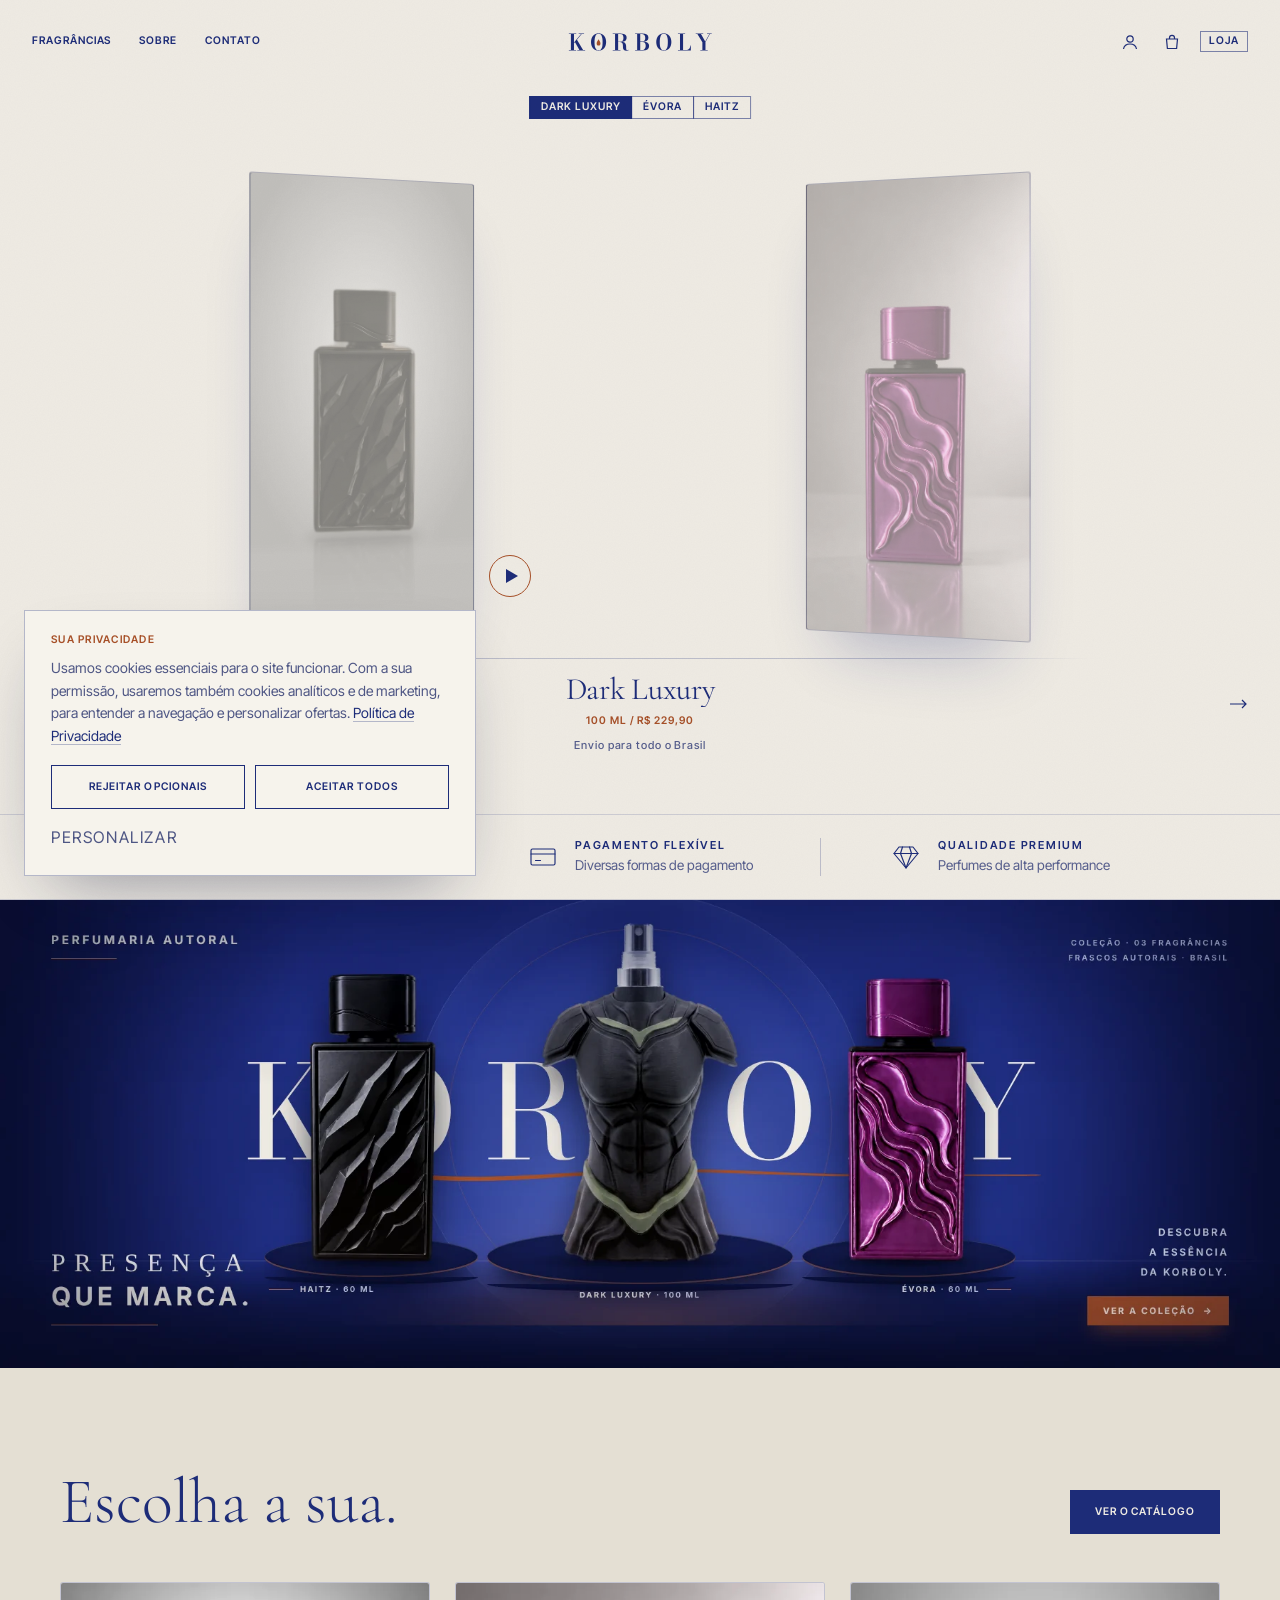
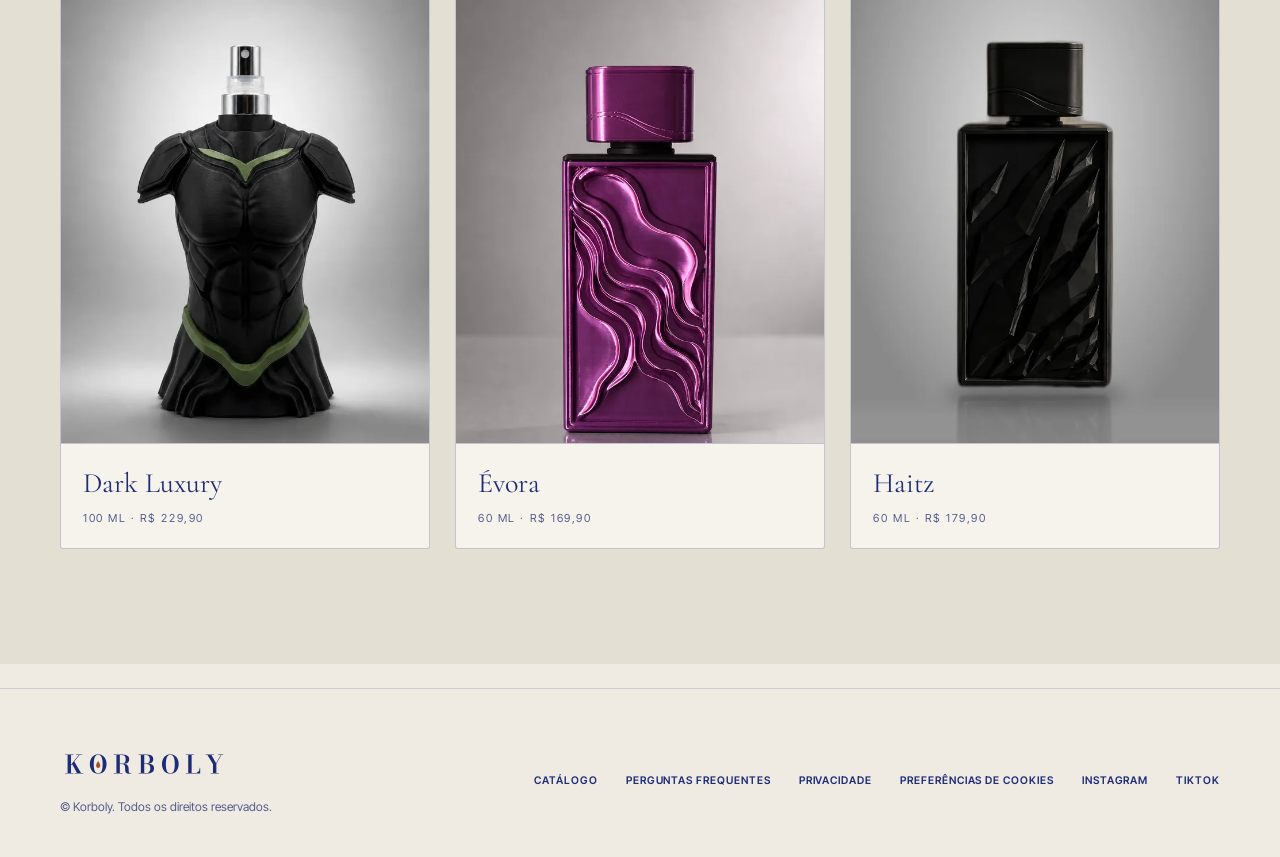
<file: index.html>
<!doctype html>
<html lang="pt-BR">
<head>
<meta charset="utf-8">
<meta name="viewport" content="width=device-width,initial-scale=1,viewport-fit=cover">
<title>Korboly – Perfumaria contemporânea</title>
<meta name="description" content="Korboly: Dark Luxury, Évora e Haitz. Envio para todo o Brasil.">
<meta property="og:type" content="website">
<meta property="og:title" content="Korboly – Perfumaria contemporânea">
<meta property="og:description" content="Dark Luxury, Évora e Haitz. Envio para todo o Brasil.">
<meta property="og:image" content="https://korboly.com.br/img/banner.webp">
<meta property="og:url" content="https://korboly.com.br/">
<meta name="twitter:card" content="summary_large_image">
<link rel="preload" as="image" href="img/dark-luxury.webp">
<meta name="theme-color" content="#EFEBE3">
<link rel="icon" href="favicon.ico" sizes="48x48">
<link rel="icon" href="favicon.svg" type="image/svg+xml">
<link rel="apple-touch-icon" href="apple-touch-icon.png">
<link rel="manifest" href="site.webmanifest">

<link rel="stylesheet" href="https://fonts.googleapis.com/css2?family=Cormorant+Garamond:ital,wght@0,300;0,400;1,400&family=Inter+Tight:wght@500;600&display=swap">
<style>
:root{--paper:#EFEBE3;--sheet:#F6F3EC;--alt:#E4DFD3;--ink:#1D2C78;--muted:#555D8C;--accent:#A64F27;--rule:rgba(29,44,120,.55);--line:rgba(29,44,120,.16);--line2:rgba(29,44,120,.24);--ph:#DDD7C9;--ease:cubic-bezier(.2,.8,.2,1);--H:max(130px,min(58vh,38vw,calc(100svh - 430px)))}
*,*::before,*::after{box-sizing:border-box}
html,body{margin:0;background:var(--paper);color:var(--ink);font-family:"Inter Tight",system-ui,sans-serif;-webkit-font-smoothing:antialiased}
body{overflow-x:hidden;line-height:1.5}
.hero{user-select:none;-webkit-user-select:none}
a{color:inherit;text-decoration:none}
button{font:inherit;color:inherit;background:none;border:0;padding:0;cursor:pointer}
:focus-visible{outline:2px solid var(--accent);outline-offset:3px}

.lbl{font-weight:600;font-size:10.5px;line-height:1;letter-spacing:.09em;text-transform:uppercase}
.box{display:inline-flex;align-items:center;height:21px;padding:0 8px;border:1px solid var(--rule)}
.serif{font-family:"Cormorant Garamond",Georgia,serif;font-weight:400}
.fx{position:fixed}.ab{position:absolute}
/* grain */
.grain{position:fixed;inset:0;z-index:40;pointer-events:none;mix-blend-mode:multiply;opacity:.35;background-image:url("data:image/svg+xml;utf8,<svg xmlns='http://www.w3.org/2000/svg' width='220' height='220'><filter id='n'><feTurbulence type='fractalNoise' baseFrequency='.85' numOctaves='3' stitchTiles='stitch'/><feColorMatrix values='0 0 0 0 .2 0 0 0 0 .22 0 0 0 0 .4 0 0 0 .10 0'/></filter><rect width='100%' height='100%' filter='url(%23n)'/></svg>")}
.glow{position:absolute;inset:0;pointer-events:none;background:none}
/* top bar */
.top{top:0;left:0;right:0;height:84px;border-bottom:1px solid transparent;transition:background .3s,border-color .3s;padding:0 32px;display:grid;grid-template-columns:1fr auto 1fr;align-items:center;z-index:30}
.top.sc,.top.open{background:rgba(239,235,227,.94);border-color:var(--line)}
.tl{display:flex;gap:28px;align-items:center}.tn{display:flex;gap:28px}.tn a:hover{color:var(--accent)}.mb{display:none}
.top>:first-child{justify-self:start}.top>:last-child{justify-self:end}
.logo{display:flex;flex-direction:column;align-items:center;gap:5px;color:var(--ink)}
.logo img{display:block;width:152px;height:auto}
.flog{align-items:flex-start}.flog img{width:168px}
.dl .logo img{width:200px}
.logo b{font-family:"Cormorant Garamond",serif;font-weight:400;font-size:24px;letter-spacing:.34em;padding-left:.34em;line-height:1}
.logo i{font-style:normal;font-weight:600;font-size:8.5px;letter-spacing:.34em;padding-left:.34em;color:var(--muted)}
.acts{display:flex;align-items:center;gap:14px}.cart{position:relative}.cc{position:absolute;top:-3px;right:-6px;min-width:16px;height:16px;padding:0 4px;border-radius:8px;background:var(--accent);color:#fff;font:600 10px/16px "Inter Tight",sans-serif;text-align:center}.cc[hidden]{display:none}@media(max-width:480px){.acts>.box{display:none}.acts{gap:16px}}.acc{display:inline-grid;place-items:center;width:28px;height:28px;color:var(--ink);transition:color .2s}.acc:hover{color:var(--accent)}
/* tabs */
.tabs{left:50%;top:max(96px,calc(50% - var(--Hp)/2 - 86px));transform:translateX(-50%);display:flex;z-index:30}
.tabs .t{position:relative;z-index:1;height:23px;padding:0 11px;border:1px solid var(--rule);margin-left:-1px;white-space:nowrap;display:flex;align-items:center;transition:color .45s var(--ease)}
.tabs .t:first-of-type{margin-left:0}
.tabs .t.on{color:var(--paper)}
.ind{position:absolute;left:0;top:0;height:23px;background:var(--ink);z-index:0;transition:width .6s var(--ease),transform .6s var(--ease)}
/* shelf */
.shelf{left:0;right:0;top:calc(50% - var(--Hp)/2 - 40px);height:calc(var(--Hp) + 80px);perspective:2200px;perspective-origin:50% 50%;touch-action:pan-y;z-index:10}
.stage{position:absolute;left:50%;top:50%;width:0;height:0;transform-style:preserve-3d}
.tape{position:absolute;left:0;top:0;width:0;height:0;transform-style:preserve-3d;will-change:transform}
.pl{position:absolute;left:calc(var(--d)/-2);top:calc(var(--Hp)/-2);width:var(--d);height:var(--Hp);background:var(--ph) center/cover no-repeat;border:1px solid var(--line2);border-radius:3px;overflow:hidden;box-shadow:0 40px 70px -30px rgba(29,44,120,.3);display:flex;align-items:flex-end;padding:14px;color:var(--muted);font-size:11px;line-height:1.4;backface-visibility:hidden;-webkit-backface-visibility:hidden}
.pl::after{content:"";position:absolute;inset:0;background:var(--paper);opacity:var(--shade,0);pointer-events:none}
.flr{left:50%;top:calc(50% + var(--Hp)/2 + 16px);width:min(86vw,900px);height:1px;transform:translateX(-50%);background:linear-gradient(90deg,transparent,var(--line2) 20%,var(--line2) 80%,transparent);z-index:5;pointer-events:none}
/* play ring */
.play{width:42px;height:42px;border-radius:50%;border:1px solid var(--accent);background:rgba(239,235,227,.85);display:grid;place-items:center;z-index:35;transform:scale(0);margin:-21px 0 0 -21px}
.play::before{content:"";border-left:12px solid var(--ink);border-top:7px solid transparent;border-bottom:7px solid transparent;margin-left:3px}
/* caption */
.cap{left:50%;top:calc(50% + var(--Hp)/2 + 30px);transform:translateX(-50%);display:flex;flex-direction:column;align-items:center;gap:9px;pointer-events:none;z-index:20}
.ln{position:relative;overflow:hidden;width:min(92vw,760px);text-align:center}
.ln span{display:block;white-space:nowrap}
.ln span+span,.ln.sw span{position:absolute;left:0;right:0;top:0}
.c1{font-family:"Cormorant Garamond",serif;font-size:31px;line-height:1.12;letter-spacing:-.01em;height:35px}
.c2{height:12px;color:var(--accent)}
.c3{height:14px;font-weight:500;font-size:11px;letter-spacing:.08em;color:var(--muted)}
.arr{top:calc(50% + var(--Hp)/2 + 40px);width:44px;height:44px;display:grid;place-items:center;z-index:30}
.arr.l{left:20px}.arr.r{right:20px}
.foot{left:32px;right:32px;bottom:26px;display:flex;justify-content:space-between;z-index:30}
.foot a:hover{color:var(--accent)}
/* cursor */
.cur{position:fixed;left:0;top:0;width:58px;height:58px;margin:-29px 0 0 -29px;z-index:100;pointer-events:none;display:none}

.cur .ring{position:absolute;inset:0;border:1.5px solid var(--ink);border-radius:50%;transition:transform .5s var(--ease),background-color .4s var(--ease),border-color .4s var(--ease)}
.cur .dot{position:absolute;left:50%;top:50%;width:6px;height:6px;margin:-3px;border-radius:50%;background:var(--ink);transition:transform .4s var(--ease)}
.cur .tx{position:absolute;inset:0;display:grid;place-items:center;text-align:center;font-weight:600;font-size:10px;line-height:1.25;letter-spacing:.1em;color:var(--paper);transform:scale(0);transition:transform .45s var(--ease)}
.cur.spine .ring{transform:scale(.72)}
.cur.btn .ring{transform:scale(.55)}.cur.btn .dot{transform:scale(0)}
.cur.open .ring{transform:scale(1.75);background:var(--ink)}.cur.open .dot{transform:scale(0)}.cur.open .tx{transform:scale(1)}
/* detail */
.detail{position:fixed;inset:0;z-index:60;background:var(--sheet);visibility:hidden;display:grid;grid-template-columns:1fr 1fr;gap:4vw;padding:110px 6vw 56px 7vw;overflow-x:hidden;overflow-y:auto;overscroll-behavior:contain}
@media(min-width:768px){.detail .pst{position:sticky;top:110px;max-height:calc(100vh - 166px)}}
.detail .cls{position:absolute;left:32px;top:31px;z-index:5}
.detail .dl{position:absolute;left:0;right:0;top:0;height:84px;display:flex;align-items:center;justify-content:center}
.dl{pointer-events:none}.dl .logo{pointer-events:none}
.dtx{align-self:center;max-width:520px;display:flex;flex-direction:column;gap:18px}
.m{overflow:hidden;padding-bottom:4px}.m>*{display:block;will-change:transform}
.d1{color:var(--accent)}
.d2{font-family:"Cormorant Garamond",serif;font-weight:300;font-size:clamp(44px,5.4vw,84px);line-height:1;letter-spacing:-.025em}
.d3{color:var(--muted)}
.d4{font-family:"Cormorant Garamond",serif;font-size:19px;line-height:1.5;max-width:42ch;color:var(--ink);white-space:pre-line}
.d4:empty{display:none}
.d5{font-family:"Cormorant Garamond",serif;font-style:italic;font-size:16px;color:var(--muted)}
.buy{display:inline-flex;align-items:center;height:44px;padding:0 20px;border:1px solid var(--ink);background:var(--ink);color:var(--paper);margin-top:10px;transition:background .25s,color .25s}
.buy:hover{background:var(--accent);border-color:var(--accent)}
.pst{align-self:center;justify-self:center;height:min(100%,78vh);aspect-ratio:474/900}
.pst svg{width:100%;height:100%;display:block}
@media(max-width:767px){
:root{--H:min(100vw,calc(100svh - 440px))}
.top{height:64px;padding:0 16px}.logo img{width:116px}.logo i{font-size:7px}
.top .lbl{font-size:9px}
.tabs{top:max(74px,calc(50% - var(--Hp)/2 - 70px))}.tabs .t{padding:0 7px;font-size:9px}
.c1{font-size:24px;height:28px}
.arr.l{left:6px}.arr.r{right:6px}
.foot{left:16px;right:16px;bottom:18px}.foot .lbl{font-size:9px}
.detail{grid-template-columns:1fr;padding:84px 22px 40px;gap:24px;overflow-y:auto;overscroll-behavior:contain;-webkit-overflow-scrolling:touch;touch-action:pan-y}
.detail .dl{height:64px}.detail .cls{left:16px;top:21px}
.pst{order:-1;height:46svh;width:auto}
.d2{font-size:42px}.d4{font-size:17px}
}

.hero{position:relative;height:100svh;min-height:520px;overflow:hidden}
@media(max-height:640px){.scue{display:none}}
.scue{left:50%;bottom:26px;transform:translateX(-50%);color:var(--muted);z-index:30}
.bar{border-top:1px solid var(--line);border-bottom:1px solid var(--line);padding:22px 0}
.w{max-width:1240px;margin:0 auto;padding:0 clamp(20px,4vw,40px)}
.bar .w{display:flex;justify-content:space-between;gap:12px 32px;flex-wrap:wrap}
.bar .lbl{color:var(--muted)}
.sec{padding:clamp(72px,10vw,128px) 0;border-top:1px solid var(--line)}
.k{font-size:11px;letter-spacing:.22em;text-transform:uppercase;color:var(--muted);margin:0 0 20px;font-weight:600}
.h2{font-family:"Cormorant Garamond",serif;font-weight:300;font-size:clamp(38px,5vw,64px);line-height:1.05;margin:0 0 56px}
.mu{color:var(--muted);font-size:15px;line-height:1.65;margin:0}
.fr{display:flex;gap:clamp(32px,7vw,110px);align-items:center;margin-bottom:clamp(72px,9vw,120px)}
.fr:last-child{margin-bottom:0}.fr:nth-child(even){flex-direction:row-reverse}
.fph{flex:0 0 min(42%,440px);aspect-ratio:474/700;background:var(--ph) center/cover no-repeat;border:1px solid var(--line2);border-radius:3px;display:flex;align-items:flex-end;padding:18px;color:var(--muted);font-size:12px}
.fi{flex:1}
.fi h3{font-family:"Cormorant Garamond",serif;font-weight:300;font-size:clamp(40px,5vw,68px);line-height:1;margin:0 0 14px}
.pr{font-size:20px;margin:0 0 24px}
.fi .mu{max-width:420px;margin-bottom:10px}
.cta{display:inline-flex;align-items:center;height:44px;padding:0 24px;border:1px solid var(--ink);background:var(--ink);color:var(--paper);margin-top:22px;transition:background .25s,color .25s}
.cta:hover{background:var(--accent);border-color:var(--accent)}
.cn{display:flex;gap:clamp(32px,6vw,96px);align-items:center;flex-wrap:wrap}
.cn>*{flex:1 1 380px}
.cph{height:clamp(340px,46vw,580px);background:var(--ph) center/cover no-repeat;border:1px solid var(--line2);border-radius:3px}
.q{font-family:"Cormorant Garamond",serif;font-weight:300;font-size:clamp(34px,4.2vw,54px);line-height:1.1;margin:0}
.g3{display:grid;grid-template-columns:repeat(auto-fit,minmax(230px,1fr));gap:48px}
.g3>div{border-top:1px solid var(--line2);padding-top:24px}
.g3 h3{font-family:"Cormorant Garamond",serif;font-weight:400;font-size:30px;margin:0 0 12px}
.g3 .n{font-size:11px;letter-spacing:.2em;color:var(--muted);margin:0 0 12px;font-weight:600}
.tw{overflow-x:auto;margin-top:72px}
table{width:100%;border-collapse:collapse;min-width:480px;font-size:15px}
caption{text-align:left;padding-bottom:16px}
th,td{text-align:left;padding:18px 12px 18px 0;border-top:1px solid var(--line2)}
th{font-weight:600;color:var(--muted);font-size:11px;letter-spacing:.18em;text-transform:uppercase}
details{border-top:1px solid var(--line2)}details:last-child{border-bottom:1px solid var(--line2)}
summary{list-style:none;cursor:pointer;display:flex;justify-content:space-between;gap:24px;padding:24px 0;font-size:17px}
summary::-webkit-details-marker{display:none}
summary::after{content:"+";color:var(--muted);font-size:22px;line-height:1;transition:transform .3s}
details[open] summary::after{transform:rotate(45deg)}
details .mu{padding:0 0 24px;max-width:620px}
details .mu a,.ul{border-bottom:1px solid var(--muted)}
.fin{text-align:center;padding:clamp(96px,14vw,176px) 0}
.fin h2{font-family:"Cormorant Garamond",serif;font-weight:300;font-size:clamp(48px,7vw,92px);line-height:1;margin:0 0 48px}
.pgf{border-top:1px solid var(--line);padding:56px 0 40px}
.pgf .w{display:flex;justify-content:space-between;gap:32px;flex-wrap:wrap;align-items:center}
.fl{display:flex;gap:14px 28px;flex-wrap:wrap;align-items:center}.fl a:hover,.fl button:hover{color:var(--accent)}.fl button{font:inherit;letter-spacing:inherit;text-transform:inherit;color:inherit;background:none;border:0;padding:0;cursor:pointer}
.js .rv{opacity:0;transform:translateY(30px);transition:opacity 1s var(--ease),transform 1.1s var(--ease)}
.js .rv.in{opacity:1;transform:none}
@media(max-width:767px){
.tn{display:none}.mb{display:inline-flex;cursor:pointer}
.top.open .tn{display:flex;position:absolute;top:100%;left:0;right:0;flex-direction:column;gap:0;background:var(--paper);padding:8px 16px 20px;border-bottom:1px solid var(--line)}
.top.open .tn a{padding:16px 0;border-bottom:1px solid var(--line)}
.top .tl .lbl{font-size:9px}
.top>:last-child{display:flex}.top .lbl.rt{display:none}
.fr,.fr:nth-child(even){flex-direction:column;align-items:stretch}.fph{flex:none;width:100%;aspect-ratio:474/620}
.scue{bottom:14px}
}
@media(prefers-reduced-motion:reduce){.js .rv{opacity:1;transform:none;transition:none}}
.pb{padding:0}.pbl{display:block}.pbl img{display:block;width:100%;height:auto}
.bf{--bfh:86px;height:var(--bfh);background:var(--paper);border-top:1px solid var(--line);border-bottom:1px solid var(--line);position:relative;z-index:5}
.bf .w{height:100%}
.bfl{list-style:none;margin:0 auto;padding:0;display:grid;grid-template-columns:repeat(3,1fr);max-width:1080px;height:100%}
.bfi{display:flex;align-items:center;justify-content:center;gap:16px;padding:0 clamp(10px,2.5vw,32px);position:relative;min-width:0}
.bfi+.bfi::before{content:"";position:absolute;left:0;top:50%;height:38px;margin-top:-19px;width:1px;background:var(--line2)}
.bfc{flex:none;width:32px;height:32px;fill:none;stroke:var(--ink);stroke-width:1.15;stroke-linecap:round;stroke-linejoin:round;transition:stroke .4s,transform .6s var(--ease)}
.bfi:hover .bfc{stroke:var(--accent);transform:translateY(-2px)}
.bfi strong{display:block;font:600 11px/1.2 "Inter Tight",system-ui,sans-serif;letter-spacing:.16em;text-transform:uppercase;color:var(--ink)}
.bfi span{display:block;margin-top:5px;font-size:13.5px;line-height:1.3;color:var(--muted)}
.hero{height:calc(100svh - 86px)!important}
@media(max-width:860px){.bfi{gap:12px}.bfi strong{font-size:10px;letter-spacing:.12em}.bfi span{font-size:12px}.bfc{width:28px;height:28px}}
@media(max-width:600px){.bf{--bfh:92px}.hero{height:calc(100svh - 92px)!important}.bf .w{padding:0 6px}
.bfi{flex-direction:column;justify-content:center;text-align:center;gap:7px;padding:0 4px}.bfc{width:24px;height:24px}
.bfi strong{font-size:8.5px;letter-spacing:.1em;line-height:1.25}.bfi span{font-size:10.5px;margin-top:3px;line-height:1.25}
.bfi+.bfi::before{height:48px;margin-top:-24px}}
.pr{padding:clamp(56px,8vw,104px) 0 clamp(64px,9vw,120px);background:var(--alt)}
.prh{display:flex;justify-content:space-between;align-items:flex-end;gap:20px 32px;flex-wrap:wrap;margin-bottom:clamp(28px,4vw,48px)}
.prh h2{font-family:"Cormorant Garamond",serif;font-weight:300;font-size:clamp(40px,5vw,68px);line-height:1;margin:0}
.prg{display:grid;grid-template-columns:repeat(3,1fr);gap:clamp(12px,2vw,28px)}
.pc{display:block;border:1px solid var(--line2);border-radius:3px;overflow:hidden;background:var(--sheet);transition:border-color .5s,transform .6s cubic-bezier(.2,.7,.2,1)}
.pc:hover{border-color:var(--accent);transform:translateY(-4px)}
.pci{aspect-ratio:4/5;overflow:hidden}
.pci img{width:100%;height:100%;object-fit:cover;object-position:50% 52%;display:block;transition:transform 1.2s cubic-bezier(.2,.7,.2,1)}
.pc:hover .pci img{transform:scale(1.04)}
.pct{padding:18px 22px 22px;display:flex;flex-direction:column;gap:6px;border-top:1px solid var(--line2)}
.pct h3{font-family:"Cormorant Garamond",serif;font-weight:400;font-size:28px;margin:0}
.pct p{margin:0;font-size:11px;letter-spacing:.14em;color:var(--muted)}
@media(max-width:767px){.pr{padding:44px 0 56px}.prh{margin-bottom:22px}.prh h2{font-size:36px}.prh .cta{padding:10px 16px;font-size:10px}
.prg{grid-template-columns:1fr;gap:12px}
.pc{display:grid;grid-template-columns:104px 1fr;align-items:stretch}.pc:hover{transform:none}
.pci{aspect-ratio:auto;height:128px}.pci img{object-position:50% 50%}
.pct{border-top:0;border-left:1px solid var(--line2);padding:0 18px;justify-content:center}.pct h3{font-size:24px}}
.g2{display:grid;grid-template-columns:1fr 1fr;gap:clamp(20px,3vw,40px)}
.ic{border:1px solid var(--line2);border-radius:3px;padding:clamp(28px,4vw,48px);background:var(--sheet);min-height:240px;display:flex;flex-direction:column;justify-content:flex-end}
.ic h3{font-family:"Cormorant Garamond",serif;font-weight:300;font-size:clamp(30px,3.4vw,44px);line-height:1.1;margin:0 0 14px}
.bn{position:relative;min-height:clamp(320px,44vw,480px);display:flex;align-items:center;border-top:1px solid var(--line);overflow:hidden}
.bnp{position:absolute;right:0;top:0;bottom:0;width:min(46%,520px);background:var(--ph) center 18%/cover no-repeat;-webkit-mask-image:linear-gradient(90deg,transparent,#000 40%);mask-image:linear-gradient(90deg,transparent,#000 40%)}
.bnt{position:relative;z-index:1;width:100%}
.bnt h2{font-family:"Cormorant Garamond",serif;font-weight:300;font-size:clamp(44px,6vw,84px);line-height:1;margin:0 0 36px}
@media(max-width:767px){.g2{grid-template-columns:1fr}.bnp{width:70%;opacity:.55}}
</style>
<link rel="stylesheet" href="css/site.css?v=20261117h">
</head>
<body data-welcome>
<section class="hero" id="hero"><div class="glow"></div>
<header class="fx top" id="top">
<div class="tl"><button class="box lbl mb" id="mb" type="button" aria-expanded="false" aria-controls="tn">Menu</button>
<nav class="tn lbl" id="tn" aria-label="Principal"><a href="#hero">Fragrâncias</a><a href="#mais">Sobre</a><a href="#contato">Contato</a></nav></div>
<a class="logo" href="#hero" aria-label="Korboly"><img src="img/logo.svg" alt="Korboly" width="715" height="160"></a>
<div class="acts"><a class="acc" href="conta.html" aria-label="Minha conta" title="Minha conta"><svg width="18" height="18" viewBox="0 0 18 18" fill="none" stroke="currentColor" stroke-width="1.2"><circle cx="9" cy="6" r="3.2"/><path d="M2.500 16c.6-3.300 3.300-5 6.500-5s5.900 1.700 6.500 5"/></svg></a><a class="acc cart" href="checkout.html" data-cart-link aria-label="Carrinho" title="Carrinho"><svg width="18" height="18" viewBox="0 0 18 18" fill="none" stroke="currentColor" stroke-width="1.2"><path d="M3.5 6h11l-.9 9.5H4.4z"/><path d="M6.5 6V4.8a2.500 2.500 0 015 0V6"/></svg><span class="cc" data-cart-count hidden></span></a><a class="box lbl" href="#mais">Loja</a></div>
</header>
<nav class="ab tabs" id="tabs" aria-label="Fragrâncias"><span class="ind" id="ind"></span></nav>
<div class="ab flr"></div>
<section class="ab shelf" id="shelf" aria-label="Fragrâncias"><div class="stage" id="stage"></div></section>
<button class="ab play" id="play" aria-label="Abrir fragrância"></button>
<div class="ab cap" id="cap" aria-live="polite"><div class="ln c1" id="c1"></div><div class="ln c2 lbl" id="c2"></div><div class="ln c3" id="c3"></div></div>
<button class="ab arr l" id="pv" aria-label="Fragrância anterior"><svg width="18" height="10" viewBox="0 0 18 10" fill="none" stroke="currentColor" stroke-width="1.2"><path d="M5 1L1 5L5 9M1 5H17"/></svg></button>
<button class="ab arr r" id="nx" aria-label="Próxima fragrância"><svg width="18" height="10" viewBox="0 0 18 10" fill="none" stroke="currentColor" stroke-width="1.2"><path d="M13 1L17 5L13 9M17 5H1"/></svg></button>
</section>
<section class="bf" aria-label="Por que comprar na Korboly"><div class="w"><ul class="bfl">
<li class="bfi rv"><svg class="bfc" viewBox="0 0 32 32" aria-hidden="true"><path d="M16 3.5 26.5 7.5v8c0 6.6-4.4 11.3-10.5 13.5C9.9 26.8 5.5 22.1 5.5 15.5v-8z"/><path d="m11.5 16 3.2 3.2 6-6.4"/></svg><div><strong>Compra segura</strong><span>Seus dados protegidos</span></div></li>
<li class="bfi rv" style="transition-delay:.08s"><svg class="bfc" viewBox="0 0 32 32" aria-hidden="true"><rect x="4" y="8" width="24" height="16" rx="1.5"/><path d="M4 13h24"/><path d="M8.5 19.5h5"/></svg><div><strong>Pagamento flexível</strong><span>Diversas formas de pagamento</span></div></li>
<li class="bfi rv" style="transition-delay:.16s"><svg class="bfc" viewBox="0 0 32 32" aria-hidden="true"><path d="M9 6h14l5 6.5L16 27 4 12.5z"/><path d="M4 12.5h24"/><path d="M12.5 6 10.5 12.5 16 27l5.5-14.5L19.5 6"/></svg><div><strong>Qualidade premium</strong><span>Perfumes de alta performance</span></div></li>
</ul></div></section>

<main id="mais">
<section class="pb"><a class="pbl rv" href="#mais" aria-label="Ver a coleção Korboly"><img src="img/banner.webp?v=20261118" width="1800" height="658" alt="Korboly: Dark Luxury, Évora e Haitz" loading="lazy" decoding="async"></a></section>
<section class="pr"><div class="w"><div class="prh"><h2 class="rv">Escolha a sua.</h2><a class="cta lbl rv" href="#mais" style="margin:0">Ver o catálogo</a></div><div class="prg"><a class="pc rv" style="transition-delay:0.0s" href="#hero" data-film="0" data-slug="dark-luxury"><div class="pci"><img src="img/dark-luxury.webp" alt="Frasco Dark Luxury" width="640" height="1137" loading="lazy" decoding="async"></div><div class="pct"><h3>Dark Luxury</h3><p>100 ML · R$ 229,90</p></div></a><a class="pc rv" style="transition-delay:0.1s" href="#hero" data-film="1" data-slug="evora"><div class="pci"><img src="img/evora.webp" alt="Frasco Évora" width="640" height="1137" loading="lazy" decoding="async"></div><div class="pct"><h3>Évora</h3><p>60 ML · R$ 169,90</p></div></a><a class="pc rv" style="transition-delay:0.2s" href="#hero" data-film="2" data-slug="haitz"><div class="pci"><img src="img/haitz.webp" alt="Frasco Haitz" width="640" height="1137" loading="lazy" decoding="async"></div><div class="pct"><h3>Haitz</h3><p>60 ML · R$ 179,90</p></div></a></div></div></section>
</main>
<footer class="pgf" id="contato"><div class="w">
<div><div class="logo flog"><img src="img/logo.svg" alt="Korboly" width="715" height="160"></div><p class="mu" style="font-size:12px;margin-top:14px">© Korboly. Todos os direitos reservados.</p></div>
<div class="fl lbl"><a href="#mais">Catálogo</a><a href="faq.html">Perguntas frequentes</a><a href="privacidade.html">Privacidade</a><button type="button" class="lbl" data-cookie-prefs>Preferências de cookies</button><a href="https://instagram.com/korboly" rel="noopener">Instagram</a><a href="https://www.tiktok.com/@korboly.perfumaria" rel="noopener">TikTok</a></div>
</div></footer>
<div class="grain"></div>
<div class="detail" id="detail" role="dialog" aria-modal="true" aria-label="Detalhes da fragrância">
<button class="box lbl cls" id="cls">Fechar</button>
<div class="dl"><div class="logo"><img src="img/logo-linha.svg" alt="Korboly" width="692" height="160"></div></div>
<div class="dtx">
<div class="m"><span class="lbl d1" id="d1"></span></div>
<div class="m"><span class="d2" id="d2"></span></div>
<div class="m"><span class="lbl d3" id="d3"></span></div>
<div class="m"><span class="d4" id="d4"></span></div>

<div class="m"><a class="buy lbl" id="d6" href="#">Comprar</a></div>
<div class="oos" id="oos" hidden>
<p class="oos-h"><span class="kb-out-tag">Esgotado</span><span>Este perfume está temporariamente indisponível.</span></p>
<button type="button" class="buy lbl oos-b" id="oos-b" aria-expanded="false" aria-controls="oos-f">Me avise quando voltar</button>
<form class="oos-f" id="oos-f" hidden novalidate>
<label for="oos-e" class="lbl">Seu e-mail</label>
<div class="frt-row"><input id="oos-e" type="email" autocomplete="email" inputmode="email" maxlength="254" placeholder="voce@email.com" required aria-describedby="oos-n oos-m"><button type="submit" class="lbl">Avisar-me</button></div>
<input type="text" name="empresa" id="oos-hp" tabindex="-1" autocomplete="off" aria-hidden="true" class="oos-hp">
<p class="oos-n" id="oos-n">Usaremos seu e-mail só para enviar um único aviso quando este perfume voltar ao estoque. Nada de ofertas por esse cadastro. Veja a <a href="privacidade.html">Política de Privacidade</a>.</p>
</form>
<p class="oos-m" id="oos-m" role="status" aria-live="polite"></p>
</div>
<div class="frt" id="frt" hidden>
<form novalidate><label for="frt-cep" class="lbl">Calcular frete</label>
<div class="frt-row"><input id="frt-cep" type="text" inputmode="numeric" autocomplete="postal-code" placeholder="00000-000" maxlength="9" aria-describedby="frt-msg"><button type="submit" class="lbl">Calcular</button></div>
<a class="frt-nao" href="https://buscacepinter.correios.com.br/app/endereco/index.php" target="_blank" rel="noopener">Não sei meu CEP</a>
</form>
<p id="frt-msg" role="status" aria-live="polite"></p>
<ul id="frt-res"></ul>
</div>
</div>
<div class="pst" aria-hidden="true">
<svg viewBox="0 0 474 900" preserveAspectRatio="xMidYMid meet">
<defs>
<clipPath id="pc"><rect width="474" height="900"/></clipPath>
<filter id="ink" x="-50%" y="-50%" width="200%" height="200%"><feTurbulence type="fractalNoise" baseFrequency=".011" numOctaves="3" seed="7" result="n"/><feDisplacementMap in="SourceGraphic" in2="n" scale="120" xChannelSelector="R" yChannelSelector="G"/></filter>
<mask id="pm" maskUnits="userSpaceOnUse" x="-200" y="-200" width="874" height="1300"><g filter="url(#ink)" fill="#fff" id="blobs"></g></mask>
</defs>
<g mask="url(#pm)"><g clip-path="url(#pc)"><rect width="474" height="900" fill="#DDD7C9"/><image id="pimg" width="474" height="900" preserveAspectRatio="xMidYMid slice"/><text id="pph" x="237" y="450" text-anchor="middle" fill="#555D8C" font-size="16" font-family="Inter Tight,sans-serif"></text></g></g>
</svg>
</div>
</div>
<div class="cur" id="cur"><div class="ring"></div><div class="dot"></div><div class="tx">ABRIR</div></div>
<script>document.documentElement.className+=' js'</script>
<script>
(function(){
var IMG="img/dark-luxury.webp";var IMG_E="img/evora.webp";var IMG_H="img/haitz.webp";
var FILMS=[
{id:'dark',slug:'dark-luxury',name:'Dark Luxury',vol:'100 ML',price:'R$ 229,90',url:'#contato',photo:IMG},
{id:'evora',slug:'evora',name:'Évora',vol:'60 ML',price:'R$ 169,90',url:'#contato',photo:IMG_E},
{id:'haitz',slug:'haitz',name:'Haitz',vol:'60 ML',price:'R$ 179,90',url:'#contato',photo:IMG_H}
];
var DESC='';
/* dados do produto vindos do painel (nome, volume, preço e descrição); sem conexão, usa os textos fixos */
function info(f){var p=window.KBPROD&&window.KBPROD[f.slug];if(!p)return {name:f.name,vol:f.vol,price:f.price,desc:DESC};
 return {name:p.name||f.name,vol:p.volume_ml?p.volume_ml+' ML':f.vol,price:p.price_cents!=null?(p.price_cents/100).toLocaleString('pt-BR',{style:'currency',currency:'BRL'}).replace(/\u00a0/g,' '):f.price,desc:(p.description||'').trim()||DESC}}
window.addEventListener('kb:products',function(){var f=FILMS[active],i=info(f);
 [['c1',i.name],['c2',i.vol+' / '+i.price]].forEach(function(x){var el=$(x[0]);if(el){el.innerHTML='';var sp=document.createElement('span');sp.textContent=x[1];el.appendChild(sp)}});
 if(isOpen){$('d1').textContent=i.vol+' / Korboly';$('d2').textContent=i.name;$('d3').textContent=i.vol+' / '+i.price;$('d4').textContent=i.desc}});
var N=FILMS.length,COPIES=1,M=N*COPIES;
var RM=matchMedia('(prefers-reduced-motion:reduce)').matches;
var $=function(i){return document.getElementById(i)};
var hero=$('hero'),stage=$('stage'),shelf=$('shelf'),cur=$('cur'),play=$('play'),detail=$('detail'),ind=$('ind');
var W=innerWidth,Hh=innerHeight,H=300,ws,d,gap;
function ss(x){return x*x*(3-2*x)}
function B(r){return Math.abs(r)<1?(r+Math.sin(Math.PI*r)/Math.PI)/2:(r>0?.5:-.5)}
function measure(){
var p=document.createElement('div');p.style.cssText='position:absolute;visibility:hidden;height:var(--H);width:1px';document.body.appendChild(p);
H=p.getBoundingClientRect().height;p.remove();
ws=H*142/840;d=H*474/900;gap=H*.03;W=innerWidth;Hh=innerHeight;
var r=document.documentElement.style;
r.setProperty('--Hp',H+'px');
stage.style.setProperty('--ws',ws+'px');stage.style.setProperty('--d',d+'px');stage.style.setProperty('--Hp',H+'px');
document.querySelectorAll('.tabs,.shelf').forEach(function(e){e.style.setProperty('--Hp',H+'px')});
['cap','pv','nx'].forEach(function(i){$(i).style.setProperty('--Hp',H+'px')});
placeInd();
}
/* tabs */
var tabEls=FILMS.map(function(f,i){var b=document.createElement('button');b.className='t lbl';b.type='button';b.textContent=f.name;b.addEventListener('click',function(){goTo(i)});$('tabs').appendChild(b);return b});
function placeInd(){var t=tabEls[active];if(!t)return;ind.style.width=t.offsetWidth+'px';ind.style.transform='translateX('+t.offsetLeft+'px)'}
/* plates */
var tapes=[];
for(var v=0;v<M;v++){
var f=FILMS[v%N];
var el=document.createElement('div');el.className='tape';
var cv=document.createElement('div');cv.className='pl';cv.setAttribute('data-slug',f.slug);
if(f.photo){cv.style.backgroundImage='url('+f.photo+')';cv.setAttribute('role','img');cv.setAttribute('aria-label',f.name)}else{cv.textContent='[Foto real do frasco: '+f.name+']'}
el.appendChild(cv);stage.appendChild(el);
tapes.push({el:el,cv:cv,v:v,film:v%N,lift:0,liftT:0,r:0});
(function(t){
el.addEventListener('pointerenter',function(){hover=t.v});
el.addEventListener('pointerleave',function(){if(hover===t.v)hover=-1});
el.addEventListener('click',function(){
if(wasDrag)return;
if(Math.abs(t.r)<.5){openDetail()}else{T=Math.round(T+t.r)}
});
})(tapes[v]);
}
/* state */
var s=N*2,T=s,hover=-1,active=0,mx=W/2,my=Hh/2,cx=mx,cy=my,tiltX=0,tiltY=0,onCover=false,isOpen=false,dragging=false,wasDrag=false,wheelTimer=0;
/* caption */
function swap(line,text,dir){
if(RM){line.innerHTML='';var s0=document.createElement('span');s0.textContent=text;line.appendChild(s0);return}
var n=document.createElement('span');n.textContent=text;
var olds=[].slice.call(line.children);
line.appendChild(n);
line.classList.add('sw');
var o={duration:650,easing:'cubic-bezier(.2,.8,.2,1)',fill:'both'};
n.animate([{transform:'translateY('+(dir*105)+'%)'},{transform:'translateY(0)'}],o);
olds.forEach(function(x){
if(x._leaving)return;x._leaving=1;
var cs=getComputedStyle(x).transform;
var a=x.animate([{transform:cs==='none'?'translateY(0)':cs},{transform:'translateY('+(-dir*105)+'%)'}],o);
a.onfinish=function(){x.remove()};
});
}
function setActive(i,dir){
active=i;var f=FILMS[i];
var fi=info(f);swap($('c1'),fi.name,dir);swap($('c2'),fi.vol+' / '+fi.price,dir);swap($('c3'),window.KBSHIP||'Envio para todo o Brasil',dir);
tabEls.forEach(function(t,k){t.classList.toggle('on',k===i)});placeInd();
}
function goTo(i){
var cur0=((Math.round(T)%N)+N)%N,df=((i-cur0)%N+N)%N;if(df>N/2)df-=N;T=Math.round(T)+df;
}
shelf.addEventListener('click',function(e){
if(wasDrag||isOpen)return;
var r=coverRect();
if(e.clientX>=r.left&&e.clientX<=r.right&&e.clientY>=r.top&&e.clientY<=r.bottom&&Math.abs(T-s)<.3)openDetail();
});
/* input */
$('pv').addEventListener('click',function(){T=Math.round(T)-1});
$('nx').addEventListener('click',function(){T=Math.round(T)+1});
play.addEventListener('click',openDetail);
[].slice.call(document.querySelectorAll('.pc[data-film]')).forEach(function(a){
a.addEventListener('click',function(e){
e.preventDefault();
var i=+a.getAttribute('data-film');
hero.scrollIntoView({behavior:'smooth',block:'start'});
T=i;
setTimeout(function(){T=i;openDetail()},RM?0:620);
});
});
addEventListener('keydown',function(e){
if(e.key==='Escape'&&isOpen){closeDetail();return}
if(isOpen)return;
if(hero.getBoundingClientRect().bottom<Hh*.5)return;
if(e.key==='ArrowLeft')T=Math.round(T)-1;
else if(e.key==='ArrowRight')T=Math.round(T)+1;
else if(e.key==='Enter'&&document.activeElement===document.body)openDetail();
});
addEventListener('wheel',function(e){
if(isOpen||Math.abs(e.deltaX)<=Math.abs(e.deltaY))return;
var dl=e.deltaX;
T+=dl/(ws+gap)*.5;clearTimeout(wheelTimer);wheelTimer=setTimeout(function(){T=Math.round(T)},160);
},{passive:true});
var sx0=0,sy0=0,T0=0,down=false,pid=null,t0d=0;
function stepPx(){return Math.max(60,d*1.14)}
function endDrag(e){
if(!down)return;
if(dragging){
var dx=((e&&e.clientX!=null)?e.clientX:sx0)-sx0,dt=Math.max(1,performance.now()-t0d),base=Math.round(T0);
var n=Math.round(Math.abs(dx)/stepPx());
if(n===0&&(Math.abs(dx)>35||Math.abs(dx)/dt>.35))n=1;
T=base-(dx<0?-1:1)*Math.min(n,2);
}else T=Math.round(T);
down=false;dragging=false;pid=null;setTimeout(function(){wasDrag=false},0)}
shelf.addEventListener('pointerdown',function(e){if(!e.isPrimary||isOpen)return;down=true;wasDrag=false;pid=e.pointerId;sx0=e.clientX;sy0=e.clientY;T0=Math.round(T);t0d=performance.now()});
addEventListener('pointermove',function(e){
mx=e.clientX;my=e.clientY;
if(down&&e.pointerId===pid){var dx=e.clientX-sx0,dy=e.clientY-sy0;
if(!dragging&&Math.abs(dx)>8&&Math.abs(dx)>Math.abs(dy)*1.2){dragging=true;wasDrag=true}
if(dragging)T=T0-dx/stepPx()}
});
addEventListener('pointerup',function(e){if(e.pointerId===pid)endDrag(e)});
addEventListener('pointercancel',function(e){if(e.pointerId===pid)endDrag(null)});
addEventListener('resize',measure);
shelf.addEventListener('touchmove',function(e){if(dragging&&e.cancelable)e.preventDefault()},{passive:false});
document.addEventListener('pointerover',function(e){
var b=e.target.closest&&e.target.closest('button,a');
cur.classList.toggle('btn',!!b&&!b.closest('#shelf'));
});
/* frame */
var last=performance.now();
function frame(t){
var dt=Math.min(.05,(t-last)/1000);last=t;
var hr=hero.getBoundingClientRect();
if(hr.bottom<-150||hr.top>Hh+150){requestAnimationFrame(frame);return}
var k=RM?1:(dragging?18:5.2);
s+=(T-s)*(1-Math.exp(-k*dt));if(Math.abs(T-s)<1e-4)s=T;
if(Math.abs(s)>M*4){var sh=Math.round(s/M)*M;s-=sh;T-=sh}
var idx=((Math.round(s)%N)+N)%N;
if(idx!==active){var dr=T-s>=0?1:-1;if(T===s)dr=1;setActive(idx,dr)}
onCover=!isOpen&&Math.abs(mx-W/2)<.55*d&&Math.abs(my-(hr.top+hr.height/2))<.55*H&&Math.abs(T-s)<.3;
var tkx=1-Math.exp(-7*dt);if(RM)tkx=1;
var tyT=onCover?(mx-W/2)/(.55*d)*9:(mx-W/2)/W*5,txT=onCover?-(my-(hr.top+hr.height/2))/(H/2)*6:0;
tiltY+=(tyT-tiltY)*tkx;tiltX+=(txT-tiltX)*tkx;
var lk=RM?1:1-Math.exp(-12*dt);
for(var i=0;i<M;i++){
var tp=tapes[i];
var r=(((tp.v-s)%M)+M)%M;if(r>M/2)r-=M;
tp.r=r;
tp.liftT=(hover===tp.v&&Math.abs(r)>.5&&!isOpen)?1:0;
tp.lift+=(tp.liftT-tp.lift)*lk;
var o=ss(Math.max(0,1-Math.abs(r)));
var rc=Math.max(-1.2,Math.min(1.2,r));
var x=r*d*1.14;
var ry=-rc*30*(1-o)+tiltY*o,rx=tiltX*o,rz=-2.5*o;
var tz=o*.22*H-(1-o)*.12*H,ty=-o*.03*H-tp.lift*.03*H;
tp.el.style.transform='translate3d('+x.toFixed(2)+'px,'+ty.toFixed(2)+'px,'+tz.toFixed(2)+'px) rotateZ('+rz.toFixed(3)+'deg) rotateX('+rx.toFixed(3)+'deg) rotateY('+ry.toFixed(3)+'deg)';
tp.el.style.zIndex=Math.round(100-Math.abs(r)*4);
tp.cv.style.setProperty('--shade',((1-o)*.55).toFixed(3));
}
var ps=isOpen?0:ss(Math.max(0,1-Math.abs(T-s)*3));
play.style.transform='scale('+ps.toFixed(3)+')';
play.style.left=(W/2-.5*d-6)+'px';play.style.top=(hr.height/2+.36*H)+'px';
var ck=1-Math.exp(-16*dt);cx+=(mx-cx)*ck;cy+=(my-cy)*ck;
cur.style.transform='translate3d('+cx.toFixed(1)+'px,'+cy.toFixed(1)+'px,0)';
var ov=false;if(!isOpen&&hover>=0){var h=tapes[hover];ov=Math.abs(h.r)>.5}
cur.classList.toggle('spine',ov&&!onCover);
cur.classList.toggle('open',onCover);
requestAnimationFrame(frame);
}
/* detail */
var blobs=[[150,330,0],[340,600,120],[250,120,220],[90,760,300],[400,250,360],[260,860,420],[230,470,180]];
var bg=$('blobs'),circles=blobs.map(function(b){var c=document.createElementNS('http://www.w3.org/2000/svg','circle');c.setAttribute('cx',b[0]);c.setAttribute('cy',b[1]);c.setAttribute('r',0);bg.appendChild(c);return c});
var masks=[].slice.call(detail.querySelectorAll('.m>*'));
var detAnim=null,inkRaf=0;
function coverRect(){var t=tapes.filter(function(x){return Math.abs(x.r)<.5})[0]||tapes[0];return t.cv.getBoundingClientRect()}
function inset(r){return 'inset('+r.top+'px '+(innerWidth-r.right)+'px '+(innerHeight-r.bottom)+'px '+r.left+'px round 3px)'}
function openDetail(){
if(isOpen)return;isOpen=true;T=Math.round(T);document.body.style.overflow='hidden';
var ti=((T%N)+N)%N;if(ti!==active)setActive(ti,1);var f=FILMS[ti];
var fi=info(f);$('d1').textContent=fi.vol+' / Korboly';$('d2').textContent=fi.name;$('d3').textContent=fi.vol+' / '+fi.price;$('d4').textContent=fi.desc;$('d6').textContent='Comprar';$('d6').href='checkout.html';$('d6').setAttribute('data-slug',f.slug);if($('frt'))$('frt').setAttribute('data-slug',f.slug);
var im=$('pimg'),ph=$('pph');
if(f.photo){im.setAttribute('href',f.photo);im.style.display='';ph.textContent=''}else{im.removeAttribute('href');im.style.display='none';ph.textContent='[Foto real do frasco: '+f.name+']'}
circles.forEach(function(c){c.setAttribute('r',0)});
var r=coverRect(),cxp=r.left+r.width/2,cyp=r.top+r.height/2;
detail.style.visibility='visible';detail.style.transformOrigin=cxp+'px '+cyp+'px';
var D=RM?1:1050,E='cubic-bezier(.76,0,.18,1)';
if(detAnim)detAnim.cancel();
detAnim=detail.animate([{clipPath:inset(r),transform:'rotate(-2.5deg)'},{clipPath:'inset(0px 0px 0px 0px round 0px)',transform:'rotate(0deg)'}],{duration:D,easing:E,fill:'both'});
(function(a){a.onfinish=function(){if(isOpen&&detAnim===a){a.cancel();detAnim=null}}})(detAnim);
masks.forEach(function(m,i){m.getAnimations().forEach(function(a){a.cancel()});var ma=m.animate([{transform:'translateY(110%)'},{transform:'translateY(0)'}],{duration:RM?1:900,delay:RM?0:620+i*75,easing:'cubic-bezier(.2,.8,.2,1)',fill:'both'});ma.onfinish=function(){if(isOpen)ma.cancel()}});
var t0=performance.now()+(RM?-5000:520);cancelAnimationFrame(inkRaf);
(function ink(now){
var el=now-t0,done=true;
circles.forEach(function(c,i){var p=Math.min(1,Math.max(0,(el-blobs[i][2])/1250));if(p<1)done=false;c.setAttribute('r',(720*(1-Math.pow(1-p,3))).toFixed(1))});
if(!done&&el<2400+blobs[6][2])inkRaf=requestAnimationFrame(ink);
})(performance.now());
}
function closeDetail(){
if(!isOpen)return;
var r=coverRect(),cxp=r.left+r.width/2,cyp=r.top+r.height/2;
detail.style.transformOrigin=cxp+'px '+cyp+'px';
if(detAnim)detAnim.cancel();
var a=detail.animate([{clipPath:'inset(0px 0px 0px 0px round 0px)',transform:'rotate(0deg)'},{clipPath:inset(r),transform:'rotate(-2.5deg)'}],{duration:RM?1:850,easing:'cubic-bezier(.76,0,.18,1)',fill:'both'});
detAnim=a;isOpen=false;
a.onfinish=function(){document.body.style.overflow='';detail.style.visibility='hidden';a.cancel();detAnim=null;cancelAnimationFrame(inkRaf)};
}
$('cls').addEventListener('click',closeDetail);
/* page */
document.querySelectorAll('[data-img]').forEach(function(e){e.style.backgroundImage='url('+IMG+')';if(e.hasAttribute('data-crop')){e.style.backgroundSize='230%';e.style.backgroundPosition='50% 40%'}});
var topEl=$('top'),mbEl=$('mb');
function sc(){topEl.classList.toggle('sc',scrollY>40)}sc();addEventListener('scroll',sc,{passive:true});
mbEl.addEventListener('click',function(){var o=topEl.classList.toggle('open');mbEl.setAttribute('aria-expanded',o)});
document.querySelectorAll('a[href^="#"]').forEach(function(a){a.addEventListener('click',function(e){
var tg=document.querySelector(a.getAttribute('href'));if(!tg)return;e.preventDefault();topEl.classList.remove('open');mbEl.setAttribute('aria-expanded','false');
tg.scrollIntoView({behavior:RM?'auto':'smooth',block:'start'})})});
var rvs=document.querySelectorAll('.rv');
if('IntersectionObserver' in window){var io=new IntersectionObserver(function(es){es.forEach(function(x){if(x.isIntersecting){x.target.classList.add('in');io.unobserve(x.target)}})},{threshold:.12});rvs.forEach(function(x){io.observe(x)})}else{rvs.forEach(function(x){x.classList.add('in')})}
/* init */
measure();
document.fonts&&document.fonts.ready.then(measure);
setActive(active,1);
$('c1').innerHTML='';$('c2').innerHTML='';$('c3').innerHTML='';
(function(){var f=FILMS[active],fi=info(f);[['c1',fi.name],['c2',fi.vol+' / '+fi.price],['c3',window.KBSHIP||'Envio para todo o Brasil']].forEach(function(p){var sp=document.createElement('span');sp.textContent=p[1];$(p[0]).innerHTML='';$(p[0]).appendChild(sp)})})();
requestAnimationFrame(frame);
(function(){var qp=(new URLSearchParams(location.search)).get('p');if(!qp)return;var qi=-1;FILMS.forEach(function(f,i){if(f.slug===qp)qi=i});if(qi<0)return;T=qi;setTimeout(function(){T=qi;openDetail()},RM?50:900)})();
})();
</script>
<script src="js/config.js?v=20261117h"></script>
<script src="js/api.js?v=20261117h"></script>
<script src="js/consent.js?v=20261117h"></script>
<script src="js/welcome.js?v=20261117h" defer></script>
<script src="js/frete.js?v=20261117h" defer></script>
<script src="js/cart.js?v=20261117h"></script>
<script src="js/estoque.js?v=20261117h" defer></script>
<script>document.addEventListener('click',function(e){var a=e.target.closest&&e.target.closest('#d6');if(a&&window.KBCart&&a.getAttribute('data-slug')){KBCart.add(a.getAttribute('data-slug'),1)}})</script>
<script>addEventListener('DOMContentLoaded',function(){if(!window.KBAPI||!KBAPI.ok)return;KBAPI.get('site_content?select=value&key=eq.shipping_note').then(function(r){var v=r&&r[0]&&String(r[0].value||'').trim();if(v&&v.length<=80){window.KBSHIP=v;var c=document.getElementById('c3');if(c){c.innerHTML='';var sp=document.createElement('span');sp.textContent=v;c.appendChild(sp)}}}).catch(function(){})});</script>
</body>
</html>
</file>
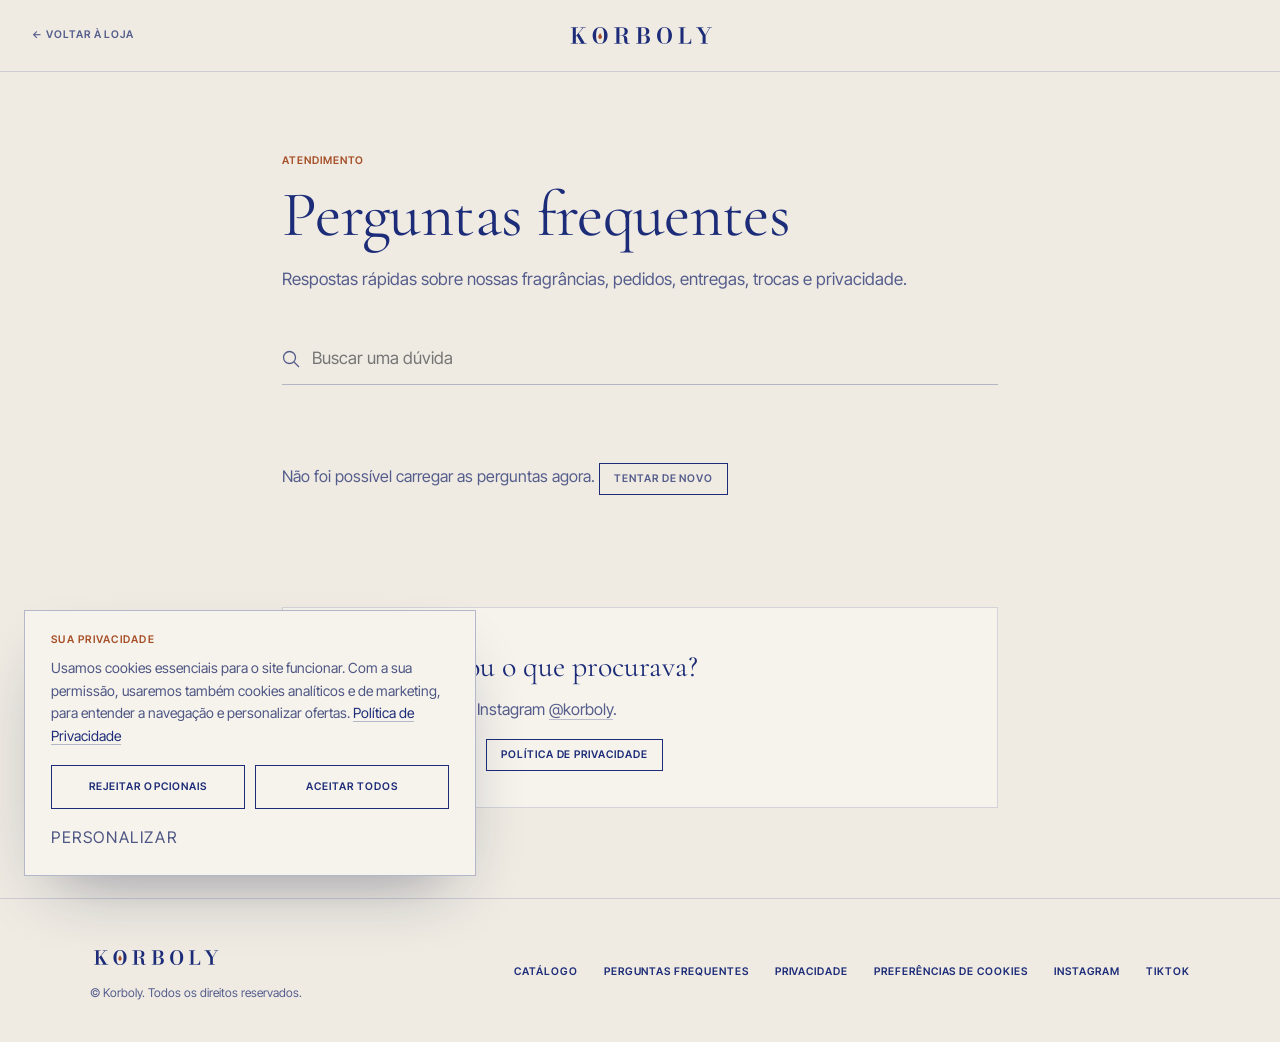
<file: faq.html>
<!doctype html>
<html lang="pt-BR">
<head>
<meta charset="utf-8">
<meta name="viewport" content="width=device-width,initial-scale=1,viewport-fit=cover">
<title>Perguntas frequentes – Korboly</title>
<meta name="description" content="Dúvidas sobre fragrâncias, pedidos, pagamentos, entrega, trocas, privacidade e atendimento da Korboly.">
<link rel="canonical" href="https://korboly.com.br/faq.html">
<meta name="theme-color" content="#EFEBE3">
<link rel="icon" href="favicon.ico" sizes="48x48">
<link rel="icon" href="favicon.svg" type="image/svg+xml">
<link rel="apple-touch-icon" href="apple-touch-icon.png">
<link rel="manifest" href="site.webmanifest">
<link rel="stylesheet" href="https://fonts.googleapis.com/css2?family=Cormorant+Garamond:ital,wght@0,300;0,400;1,400&family=Inter+Tight:wght@500;600&display=swap">
<link rel="stylesheet" href="css/ui.css?v=20261117e">
<link rel="stylesheet" href="css/site.css?v=20261117e">
</head>
<body data-welcome>
<a class="skip lbl" href="#main">Ir para o conteúdo</a>
<header class="kbh">
  <a href="index.html" class="back lbl" aria-label="Voltar à loja">←<span class="bt"> Voltar à loja</span></a>
  <a href="index.html" class="logo" aria-label="Korboly, página inicial"><img src="img/logo.svg" alt="Korboly" width="715" height="160"></a>
  <span class="sp" aria-hidden="true"></span>
</header>

<main class="doc" id="main">
  <p class="eyebrow lbl">Atendimento</p>
  <h1>Perguntas frequentes</h1>
  <p class="lead">Respostas rápidas sobre nossas fragrâncias, pedidos, entregas, trocas e privacidade.</p>

  <div class="faq-tools">
    <div class="faq-search">
      <svg width="18" height="18" viewBox="0 0 18 18" fill="none" stroke="currentColor" stroke-width="1.3" aria-hidden="true"><circle cx="7.5" cy="7.5" r="6"/><path d="M12 12l5 5"/></svg>
      <label for="q" class="skip">Buscar nas perguntas</label>
      <input id="q" type="search" placeholder="Buscar uma dúvida" autocomplete="off" aria-controls="faq" aria-describedby="count">
    </div>
    <nav class="chips lbl" id="chips" aria-label="Categorias"></nav>
  </div>
  <p id="count" class="skip" role="status" aria-live="polite"></p>

  <div id="faq"><p class="state">Carregando perguntas…</p></div>

  <section class="faq-help" aria-labelledby="help-t">
    <h2 id="help-t">Não encontrou o que procurava?</h2>
    <p id="help-p">Fale com a gente pelo Instagram <a href="https://instagram.com/korboly" rel="noopener" style="border-bottom:1px solid var(--line2)">@korboly</a>.</p>
    <div class="cta-row" style="margin-top:0"><a class="btn sm solid" href="https://instagram.com/korboly" rel="noopener">Falar no Instagram</a><a class="btn sm" href="privacidade.html">Política de Privacidade</a></div>
  </section>
</main>

<footer class="kbf"><div class="w">
  <div><a class="lg" href="index.html" aria-label="Korboly, página inicial"><img src="img/logo.svg" alt="Korboly" width="715" height="160"></a><p>© Korboly. Todos os direitos reservados.</p></div>
  <nav aria-label="Rodapé"><a href="index.html#mais">Catálogo</a><a href="faq.html" aria-current="page">Perguntas frequentes</a><a href="privacidade.html">Privacidade</a><button type="button" data-cookie-prefs>Preferências de cookies</button><a href="https://instagram.com/korboly" rel="noopener">Instagram</a><a href="https://www.tiktok.com/@korboly.perfumaria" rel="noopener">TikTok</a></nav>
</div></footer>
<div class="grain"></div>

<script src="js/config.js?v=20261117e"></script>
<script src="js/api.js?v=20261117e"></script>
<script src="js/md.js?v=20261117e"></script>
<script src="js/consent.js?v=20261117e"></script>
<script src="js/welcome.js?v=20261117e" defer></script>
<script>
(function () {
  var faq = document.getElementById('faq'), chips = document.getElementById('chips'), q = document.getElementById('q'), count = document.getElementById('count');
  var data = [];
  function slug(s) { return s.toLowerCase().normalize('NFD').replace(/[̀-ͯ]/g, '').replace(/[^a-z0-9]+/g, '-').replace(/^-|-$/g, ''); }
  function norm(s) { return String(s || '').toLowerCase().normalize('NFD').replace(/[̀-ͯ]/g, ''); }
  function esc(s) { return String(s).replace(/[&<>"']/g, function (c) { return { '&': '&amp;', '<': '&lt;', '>': '&gt;', '"': '&quot;', "'": '&#39;' }[c]; }); }

  function fail() {
    faq.innerHTML = '<p class="state">Não foi possível carregar as perguntas agora. <button type="button" class="btn sm" id="retry">Tentar de novo</button></p>';
    document.getElementById('retry').onclick = function () { faq.innerHTML = '<p class="state">Carregando perguntas…</p>'; load(); };
  }

  function render(filter) {
    var f = norm(filter).trim(), shown = 0;
    var html = data.map(function (c) {
      var its = c.items.filter(function (i) { return !f || i._text.indexOf(f) > -1; });
      shown += its.length;
      if (!its.length) return '';
      return '<section class="faq-cat" id="' + c.slug + '" aria-labelledby="h-' + c.slug + '"><h2 id="h-' + c.slug + '">' + esc(c.name) + '</h2>' +
        its.map(function (i) {
          return '<details id="p-' + i.id + '"' + (f ? ' open' : '') + '><summary>' + esc(i.question) + '<i aria-hidden="true"></i></summary><div class="faq-a">' + i._html + '</div></details>';
        }).join('') + '</section>';
    }).join('');
    faq.innerHTML = html || '<p class="faq-empty">Nenhuma pergunta encontrada para “' + esc(filter) + '”. Tente outras palavras ou fale com a gente.</p>';
    count.textContent = f ? shown + (shown === 1 ? ' pergunta encontrada' : ' perguntas encontradas') : '';
  }

  function load() {
    if (!window.KBAPI || !KBAPI.ok) return fail();
    Promise.all([
      KBAPI.get('faq_categories?select=id,name,position&order=position.asc,name.asc'),
      KBAPI.get('faq_items?select=id,category_id,question,answer,position&published=eq.true&order=position.asc'),
      KBAPI.tokens().catch(function () { return {}; })
    ]).then(function (r) {
      var cats = r[0] || [], items = r[1] || [], tk = r[2] || {};
      data = cats.map(function (c) {
        var its = items.filter(function (i) { return i.category_id === c.id; }).map(function (i) {
          i._html = kbmd(i.answer, tk); i._plain = kbmdText(i.answer, tk); i._text = norm(i.question + ' ' + i._plain); return i;
        });
        return { name: c.name, slug: slug(c.name), items: its };
      }).filter(function (c) { return c.items.length; });
      chips.innerHTML = data.map(function (c) { return '<a href="#' + c.slug + '">' + esc(c.name) + '</a>'; }).join('');
      if (tk.email) {
        document.getElementById('help-p').innerHTML = 'Escreva para <a href="mailto:' + esc(tk.email) + '" style="border-bottom:1px solid var(--line2)">' + esc(tk.email) + '</a> ou fale com a gente pelo Instagram <a href="https://instagram.com/korboly" rel="noopener" style="border-bottom:1px solid var(--line2)">@korboly</a>.';
      }
      var params = new URLSearchParams(location.search);
      if (params.get('q')) q.value = params.get('q');
      render(q.value);
      if (location.hash) { var t = document.getElementById(location.hash.slice(1)); if (t) { if (t.tagName === 'DETAILS') t.open = true; t.scrollIntoView(); } }
      // dados estruturados para buscadores (FAQPage)
      var ld = { '@context': 'https://schema.org', '@type': 'FAQPage', mainEntity: [] };
      data.forEach(function (c) { c.items.forEach(function (i) { ld.mainEntity.push({ '@type': 'Question', name: i.question, acceptedAnswer: { '@type': 'Answer', text: i._plain } }); }); });
      var s = document.createElement('script'); s.type = 'application/ld+json'; s.textContent = JSON.stringify(ld); document.head.appendChild(s);
    }).catch(fail);
  }

  var tm;
  q.addEventListener('input', function () { clearTimeout(tm); tm = setTimeout(function () { render(q.value); }, 120); });
  load();
})();
</script>
</body>
</html>
</file>
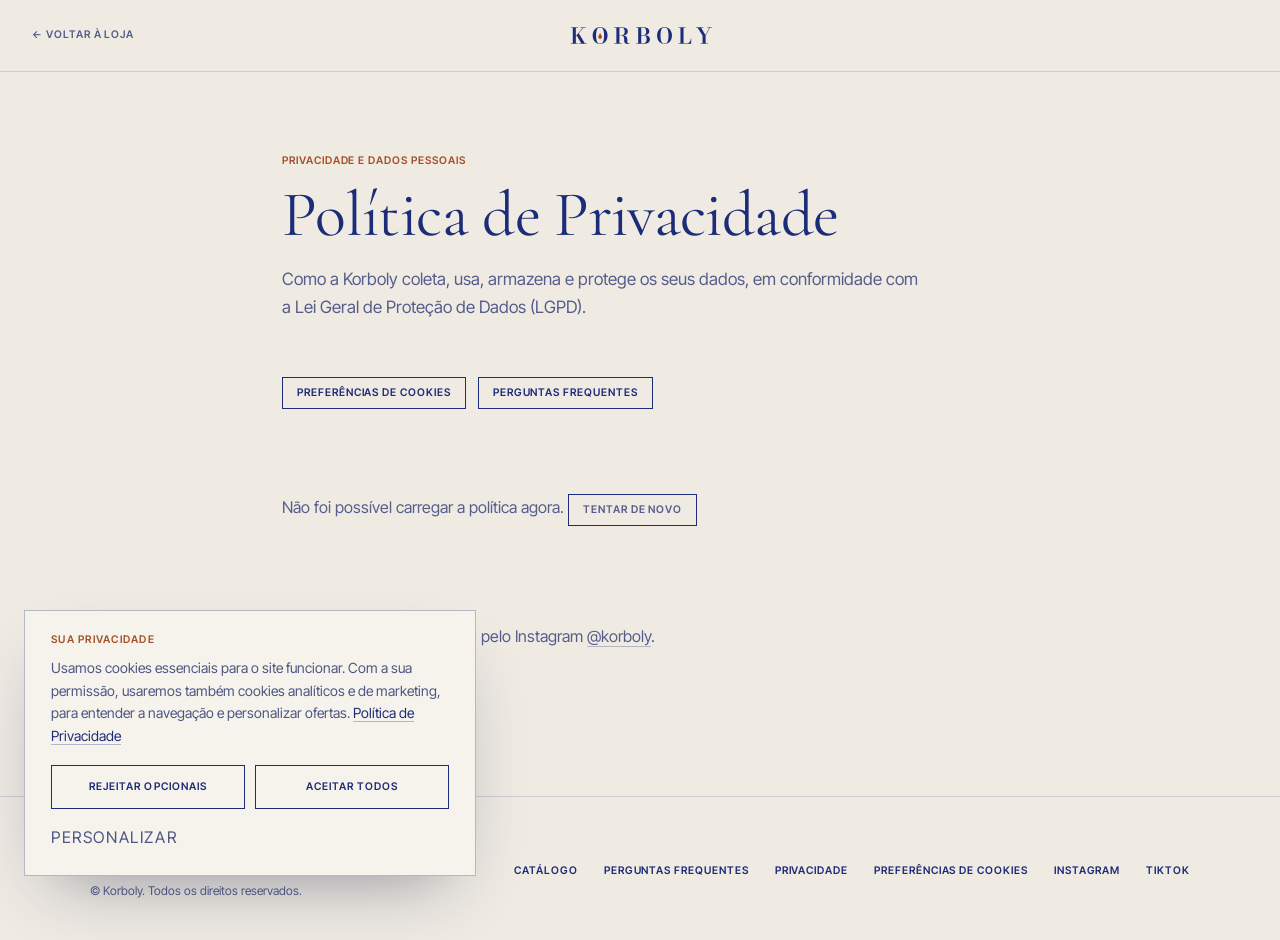
<file: privacidade.html>
<!doctype html>
<html lang="pt-BR">
<head>
<meta charset="utf-8">
<meta name="viewport" content="width=device-width,initial-scale=1,viewport-fit=cover">
<title>Política de Privacidade – Korboly</title>
<meta name="description" content="Como a Korboly coleta, usa, armazena e protege seus dados pessoais, em conformidade com a LGPD. Cookies, direitos do titular e contato.">
<link rel="canonical" href="https://korboly.com.br/privacidade.html">
<meta name="theme-color" content="#EFEBE3">
<link rel="icon" href="favicon.ico" sizes="48x48">
<link rel="icon" href="favicon.svg" type="image/svg+xml">
<link rel="apple-touch-icon" href="apple-touch-icon.png">
<link rel="manifest" href="site.webmanifest">
<link rel="stylesheet" href="https://fonts.googleapis.com/css2?family=Cormorant+Garamond:ital,wght@0,300;0,400;1,400&family=Inter+Tight:wght@500;600&display=swap">
<link rel="stylesheet" href="css/ui.css?v=20261117e">
<link rel="stylesheet" href="css/site.css?v=20261117e">
</head>
<body>
<a class="skip lbl" href="#main">Ir para o conteúdo</a>
<header class="kbh">
  <a href="index.html" class="back lbl" aria-label="Voltar à loja">←<span class="bt"> Voltar à loja</span></a>
  <a href="index.html" class="logo" aria-label="Korboly, página inicial"><img src="img/logo.svg" alt="Korboly" width="715" height="160"></a>
  <span class="sp" aria-hidden="true"></span>
</header>

<main class="doc" id="main">
  <p class="eyebrow lbl">Privacidade e dados pessoais</p>
  <h1 id="title">Política de Privacidade</h1>
  <p class="lead">Como a Korboly coleta, usa, armazena e protege os seus dados, em conformidade com a Lei Geral de Proteção de Dados (LGPD).</p>
  <p class="meta lbl" id="meta"></p>
  <div class="cta-row">
    <button type="button" class="btn sm" data-cookie-prefs>Preferências de cookies</button>
    <a class="btn sm" href="faq.html">Perguntas frequentes</a>
  </div>
  <nav class="toc" id="toc" aria-label="Nesta página" hidden></nav>
  <article class="prose" id="body" aria-live="polite"><p class="state">Carregando a política…</p></article>
</main>

<footer class="kbf"><div class="w">
  <div><a class="lg" href="index.html" aria-label="Korboly, página inicial"><img src="img/logo.svg" alt="Korboly" width="715" height="160"></a><p>© Korboly. Todos os direitos reservados.</p></div>
  <nav aria-label="Rodapé"><a href="index.html#mais">Catálogo</a><a href="faq.html">Perguntas frequentes</a><a href="privacidade.html" aria-current="page">Privacidade</a><button type="button" data-cookie-prefs>Preferências de cookies</button><a href="https://instagram.com/korboly" rel="noopener">Instagram</a><a href="https://www.tiktok.com/@korboly.perfumaria" rel="noopener">TikTok</a></nav>
</div></footer>
<div class="grain"></div>

<script src="js/config.js?v=20261117e"></script>
<script src="js/api.js?v=20261117e"></script>
<script src="js/md.js?v=20261117e"></script>
<script src="js/consent.js?v=20261117e"></script>
<script>
(function () {
  var body = document.getElementById('body'), meta = document.getElementById('meta'), toc = document.getElementById('toc');
  function fail() {
    body.innerHTML = '<p class="state">Não foi possível carregar a política agora. <button type="button" class="btn sm" id="retry">Tentar de novo</button></p>' +
      '<p class="state">Se preferir, fale com a gente pelo Instagram <a href="https://instagram.com/korboly" rel="noopener">@korboly</a>.</p>';
    document.getElementById('retry').onclick = function () { body.innerHTML = '<p class="state">Carregando a política…</p>'; load(); };
  }
  function load() {
    if (!window.KBAPI || !KBAPI.ok) return fail();
    Promise.all([KBAPI.get('pages?select=title,body,version,updated_at&slug=eq.privacidade'), KBAPI.tokens().catch(function () { return {}; })])
      .then(function (r) {
        var p = r[0] && r[0][0]; if (!p) return fail();
        document.getElementById('title').textContent = p.title;
        meta.textContent = 'Versão ' + p.version + ' · Atualizada em ' + new Date(p.updated_at).toLocaleDateString('pt-BR', { day: '2-digit', month: 'long', year: 'numeric' });
        body.innerHTML = kbmd(p.body, r[1]);
        var hs = body.querySelectorAll('h2[id]');
        if (hs.length > 2) {
          toc.innerHTML = [].map.call(hs, function (h) { return '<a href="#' + h.id + '">' + h.textContent + '</a>'; }).join('');
          toc.hidden = false;
        }
        if (location.hash) { var t = document.getElementById(location.hash.slice(1)); if (t) t.scrollIntoView(); }
      })
      .catch(fail);
  }
  load();
})();
</script>
</body>
</html>
</file>
<file: css/site.css>
/* Korboly — aviso de cookies, oferta de primeira compra e páginas institucionais (FAQ, Privacidade) */
.kbc,.kbc-ov,.kbw,.kbc-toast,.kbc-sw{--kb-paper:#EFEBE3;--kb-sheet:#F6F3EC;--kb-ink:#1D2C78;--kb-muted:#4E5684;--kb-copper:#A64F27;--kb-line:rgba(29,44,120,.16);--kb-line2:rgba(29,44,120,.3);--kb-ease:cubic-bezier(.2,.8,.2,1);
  font-family:"Inter Tight",system-ui,-apple-system,sans-serif;color:var(--kb-ink);-webkit-font-smoothing:antialiased;box-sizing:border-box}
.kbc *,.kbc-ov *,.kbw *{box-sizing:border-box}
.kbc button,.kbc-ov button,.kbw button{font:inherit;color:inherit;background:none;border:0;padding:0;cursor:pointer}
.kbc :focus-visible,.kbc-ov :focus-visible,.kbw :focus-visible{outline:2px solid var(--kb-copper);outline-offset:3px}
html.kb-lock,html.kb-lock body{overflow:hidden}
.kbc-k,.kbw-k{margin:0 0 12px;font-weight:600;font-size:10.5px;line-height:1;letter-spacing:.12em;text-transform:uppercase;color:var(--kb-copper)}
.kbc-btn,.kbw-btn{display:inline-flex;align-items:center;justify-content:center;min-height:44px;padding:0 18px;border:1px solid var(--kb-ink)!important;font-weight:600!important;font-size:10.5px!important;letter-spacing:.1em;text-transform:uppercase;transition:background .25s,color .25s,border-color .25s}
.kbc-btn:hover{background:var(--kb-ink)!important;color:var(--kb-paper)!important}

/* ---------------- aviso de cookies ---------------- */
.kbc{position:fixed;left:24px;bottom:24px;z-index:1100;width:min(452px,calc(100% - 48px));background:var(--kb-sheet);border:1px solid var(--kb-line2);
  box-shadow:0 30px 70px -30px rgba(16,22,58,.45);padding:24px 26px 20px;opacity:0;transform:translateY(16px);transition:opacity .45s var(--kb-ease),transform .45s var(--kb-ease)}
.kbc.on{opacity:1;transform:none}
.kbc[hidden]{display:none}
.kbc-t{margin:0 0 18px;font-size:14px;line-height:1.6;color:var(--kb-muted)}
.kbc-t a,.kbc-i a{color:var(--kb-ink);border-bottom:1px solid var(--kb-line2)}
.kbc-t a:hover,.kbc-i a:hover{border-color:var(--kb-ink)}
.kbc-b{display:grid;grid-template-columns:1fr 1fr;gap:10px}
.kbc-link{grid-column:1/-1;justify-self:start;min-height:36px;font-weight:600;font-size:10.5px;letter-spacing:.1em;text-transform:uppercase;color:var(--kb-muted)!important;border-bottom:1px solid transparent!important}
.kbc-link:hover{color:var(--kb-ink)!important;border-bottom-color:var(--kb-ink)!important}
@media(max-width:600px){
  .kbc{left:0;right:0;bottom:0;width:100%;border-width:1px 0 0;padding:20px 18px calc(16px + env(safe-area-inset-bottom))}
  .kbc-t{font-size:13.5px;margin-bottom:14px}
}

/* ---------------- preferências ---------------- */
.kbc-ov{position:fixed;inset:0;z-index:1300;background:rgba(16,22,58,.5);display:flex;align-items:center;justify-content:center;padding:16px;opacity:0;transition:opacity .3s}
.kbc-ov.on{opacity:1}
.kbc-dlg{position:relative;background:var(--kb-sheet);width:min(580px,100%);max-height:calc(100vh - 32px);overflow:auto;padding:38px 36px 30px;border:1px solid var(--kb-line2);transform:translateY(14px);transition:transform .4s var(--kb-ease)}
.kbc-ov.on .kbc-dlg{transform:none}
.kbc-dlg h2{font-family:"Cormorant Garamond",Georgia,serif;font-weight:400;font-size:36px;line-height:1.05;margin:0 0 12px}
.kbc-i{margin:0 0 22px;font-size:14px;line-height:1.6;color:var(--kb-muted)}
.kbc-x{position:absolute;top:14px;right:14px;width:44px;height:44px;display:grid;place-items:center;color:var(--kb-muted)}
.kbc-x:hover{color:var(--kb-ink)}
.kbc-row{display:grid;grid-template-columns:1fr auto;gap:6px 24px;align-items:start;padding:18px 0;border-top:1px solid var(--kb-line)}
.kbc-row:last-of-type{border-bottom:1px solid var(--kb-line)}
.kbc-rt label{display:block;font-weight:600;font-size:15px;margin-bottom:4px;cursor:pointer}
.kbc-rt p{margin:0;font-size:13.5px;line-height:1.55;color:var(--kb-muted)}
.kbc-rt .kbc-u{margin-top:6px;font-size:12.5px;color:var(--kb-muted);opacity:.95}
.kbc-al{grid-column:2;justify-self:end;font-weight:600;font-size:10px;letter-spacing:.1em;text-transform:uppercase;color:var(--kb-copper)}
.kbc-sw{position:relative;display:inline-block;width:46px;height:26px;margin-top:2px}
.kbc-sw input{position:absolute;inset:0;width:100%;height:100%;margin:0;opacity:0;cursor:pointer;z-index:1}
.kbc-sw input:disabled{cursor:not-allowed}
.kbc-sw i{position:absolute;inset:0;border:1px solid var(--kb-line2);border-radius:20px;background:transparent;transition:background .25s,border-color .25s}
.kbc-sw i::after{content:"";position:absolute;top:3px;left:3px;width:18px;height:18px;border-radius:50%;background:var(--kb-muted);transition:transform .3s var(--kb-ease),background .25s}
.kbc-sw input:checked+i{background:var(--kb-ink);border-color:var(--kb-ink)}
.kbc-sw input:checked+i::after{transform:translateX(20px);background:var(--kb-paper)}
.kbc-sw input:disabled+i{opacity:.55}
.kbc-sw input:focus-visible+i{outline:2px solid var(--kb-copper);outline-offset:3px}
.kbc-b2{grid-template-columns:1fr 1fr 1fr;margin-top:24px}
@media(max-width:600px){
  .kbc-ov{align-items:flex-end;padding:0}
  .kbc-dlg{width:100%;max-height:92vh;padding:30px 20px calc(22px + env(safe-area-inset-bottom));border-width:1px 0 0}
  .kbc-dlg h2{font-size:30px}
  .kbc-b2{grid-template-columns:1fr}
}
.kbc-toast{position:fixed;left:50%;bottom:28px;z-index:1400;transform:translate(-50%,16px);background:var(--kb-ink);color:var(--kb-paper);padding:12px 20px;font-size:14px;opacity:0;pointer-events:none;transition:.35s var(--kb-ease)}
.kbc-toast.on{opacity:1;transform:translate(-50%,0)}

/* ---------------- oferta de primeira compra ---------------- */
.kbw{position:fixed;inset:0;z-index:1200;display:flex;align-items:center;justify-content:center;padding:24px;background:rgba(16,22,58,.55);opacity:0;transition:opacity .4s}
@supports(backdrop-filter:blur(2px)){.kbw{backdrop-filter:blur(3px)}}
.kbw.on{opacity:1}
.kbw-card{position:relative;display:grid;grid-template-columns:.92fr 1.08fr;width:min(900px,100%);min-height:540px;max-height:calc(100vh - 48px);background:var(--kb-paper);
  box-shadow:0 50px 120px -40px rgba(8,12,40,.7);transform:translateY(18px) scale(.985);transition:transform .55s var(--kb-ease);overflow:hidden}
.kbw.on .kbw-card{transform:none}
.kbw-art{position:relative;background:#141E5A;overflow:hidden}
.kbw-art img{position:absolute;inset:0;width:100%;height:100%;object-fit:cover;object-position:50% 40%}
.kbw-art .kbw-logo{inset:auto auto 30px 30px;width:116px;height:auto;object-fit:contain}
.kbw-body{position:relative;display:flex;flex-direction:column;justify-content:center;padding:58px 54px 40px;overflow:auto}
.kbw-x{position:absolute;top:12px;right:12px;width:44px;height:44px;display:grid;place-items:center;color:var(--kb-muted)}
.kbw-x:hover{color:var(--kb-ink)}
.kbw h2{font-family:"Cormorant Garamond",Georgia,serif;font-weight:400;font-size:40px;line-height:1.06;letter-spacing:-.005em;margin:0 0 14px;outline:0}
.kbw-d{margin:0 0 28px;font-size:15.5px;line-height:1.6;color:var(--kb-muted)}
.kbw-d b{color:var(--kb-ink);font-weight:600}
.kbw-l{display:block;font-weight:600;font-size:10.5px;letter-spacing:.12em;text-transform:uppercase;color:var(--kb-muted);margin-bottom:6px}
.kbw-f input[type=email]{width:100%;height:48px;border:0;border-bottom:1px solid var(--kb-line2);background:transparent;font:inherit;font-size:17px;color:var(--kb-ink);padding:0;border-radius:0;transition:border-color .25s}
.kbw-f input[type=email]::placeholder{color:#8A8FAD}
.kbw-f input[type=email]:focus{outline:0;border-bottom-color:var(--kb-ink)}
.kbw-f input[aria-invalid=true]{border-bottom-color:#A63227}
.kbw-c{display:flex;gap:12px;align-items:flex-start;margin:18px 0 0;font-size:13.5px;line-height:1.5;color:var(--kb-muted);cursor:pointer}
.kbw-c input{flex:none;appearance:none;-webkit-appearance:none;width:18px;height:18px;margin:1px 0 0;border:1px solid var(--kb-line2);background:transparent;display:grid;place-items:center;cursor:pointer}
.kbw-c input:checked{background:var(--kb-ink);border-color:var(--kb-ink)}
.kbw-c input:checked::after{content:"";width:9px;height:5px;border:solid var(--kb-paper);border-width:0 0 1.5px 1.5px;transform:translateY(-1px) rotate(-45deg)}
.kbw-m{min-height:20px;margin:12px 0 6px;font-size:13.5px;color:#A63227}
.kbw-btn{width:100%;min-height:52px!important;background:var(--kb-ink)!important;color:var(--kb-paper)!important;font-size:11px!important}
.kbw-btn:hover:not(:disabled){background:var(--kb-copper)!important;border-color:var(--kb-copper)!important}
.kbw-btn:disabled{opacity:.7;cursor:progress}
.kbw-s{margin:14px 0 0;font-size:12px;line-height:1.55;color:var(--kb-muted)}
.kbw-s a{color:var(--kb-ink);border-bottom:1px solid var(--kb-line2)}
.kbw-no{align-self:center;margin-top:14px;min-height:40px;padding:0 10px;font-weight:600;font-size:10.5px;letter-spacing:.12em;text-transform:uppercase;color:var(--kb-muted)}
.kbw-no:hover{color:var(--kb-ink)}
.kbw-code{display:flex;align-items:stretch;border:1px solid var(--kb-ink);margin:6px 0 20px}
.kbw-code span{flex:1;display:flex;align-items:center;justify-content:center;padding:16px 12px;font-family:"Inter Tight",ui-monospace,monospace;font-weight:600;font-size:22px;letter-spacing:.16em;user-select:all}
.kbw-cp{flex:none;width:96px;border-left:1px solid var(--kb-ink)!important;font-weight:600!important;font-size:10.5px!important;letter-spacing:.1em;text-transform:uppercase}
.kbw-cp:hover{background:var(--kb-ink)!important;color:var(--kb-paper)!important}
.kbw-rules{margin:0 0 22px;padding:0;list-style:none;font-size:14px;line-height:1.6;color:var(--kb-muted)}
.kbw-rules li{padding-left:18px;position:relative}
.kbw-rules li::before{content:"";position:absolute;left:0;top:.75em;width:8px;height:1px;background:var(--kb-copper)}
.kbw-rules b{color:var(--kb-ink);font-weight:600;word-break:break-all}
.kbw-live{position:absolute;width:1px;height:1px;overflow:hidden;clip:rect(0 0 0 0)}
@media(max-width:760px){
  .kbw{align-items:flex-end;padding:0}
  .kbw-card{grid-template-columns:1fr;width:100%;min-height:0;max-height:94vh;transform:translateY(40px)}
  .kbw-art{height:150px}
  .kbw-art img{object-position:50% 30%}
  .kbw-art .kbw-logo{inset:auto auto 18px 20px;width:96px}
  .kbw-body{padding:30px 22px calc(18px + env(safe-area-inset-bottom))}
  .kbw h2{font-size:31px;padding-right:30px}
  .kbw-d{margin-bottom:20px;font-size:15px}
  .kbw-code span{font-size:19px;letter-spacing:.12em}
}
@media(prefers-reduced-motion:reduce){.kbc,.kbc-ov,.kbc-dlg,.kbw,.kbw-card,.kbc-toast{transition:none!important}}

/* ---------------- páginas institucionais ---------------- */
.skip{position:absolute;left:-9999px;top:8px;z-index:2000;background:var(--ink);color:var(--paper);padding:12px 16px}.skip:focus{left:12px}
.kb-tbd{background:rgba(166,79,39,.12);color:#8A3F1E;padding:0 4px;font-style:normal}
.kbh{display:flex;justify-content:space-between;align-items:center;padding:0 clamp(16px,3vw,32px);height:72px;border-bottom:1px solid var(--line)}
.kbh .back{color:var(--muted);min-width:100px}.kbh .back:hover{color:var(--ink)}
.kbh .sp{min-width:100px}
.doc{max-width:780px;margin:0 auto;padding:clamp(36px,7vw,84px) clamp(18px,4vw,32px) 90px}
.doc .eyebrow{margin:0 0 16px;color:var(--accent)}
.doc h1{font-family:"Cormorant Garamond",Georgia,serif;font-weight:400;font-size:clamp(42px,7vw,64px);line-height:1;margin:0 0 18px;letter-spacing:-.01em}
.doc .lead{font-size:17px;line-height:1.65;color:var(--muted);margin:0 0 12px;max-width:640px}
.doc .meta{display:flex;flex-wrap:wrap;gap:8px 22px;margin:20px 0 0;color:var(--muted)}
.prose{margin-top:44px;font-size:16px;line-height:1.75}
.prose h2{font-family:"Cormorant Garamond",Georgia,serif;font-weight:400;font-size:30px;line-height:1.15;margin:52px 0 14px;padding-top:28px;border-top:1px solid var(--line);scroll-margin-top:24px}
.prose h2:first-child{margin-top:0}
.prose h3{font-size:16px;font-weight:600;margin:28px 0 8px}
.prose p{margin:0 0 16px}
.prose ul{margin:0 0 18px;padding:0;list-style:none}
.prose li{position:relative;padding-left:22px;margin-bottom:8px}
.prose li::before{content:"";position:absolute;left:0;top:.85em;width:10px;height:1px;background:var(--accent)}
.prose a{border-bottom:1px solid var(--line2)}.prose a:hover{border-color:var(--ink)}
.prose strong{font-weight:600}
.toc{margin:40px 0 0;padding:22px 0;border-top:1px solid var(--line);border-bottom:1px solid var(--line);columns:2;column-gap:32px}
.toc a{display:block;padding:6px 0;color:var(--muted);font-size:14px;break-inside:avoid}.toc a:hover{color:var(--ink)}
@media(max-width:600px){.toc{columns:1}}
.state{padding:40px 0;color:var(--muted)}
.cta-row{display:flex;flex-wrap:wrap;gap:12px;margin-top:36px}

/* FAQ */
.faq-tools{display:flex;flex-direction:column;gap:22px;margin-top:40px}
.faq-search{position:relative}
.faq-search input{width:100%;height:52px;border:0;border-bottom:1px solid var(--line2);background:transparent;font:inherit;font-size:17px;color:var(--ink);padding:0 0 0 30px;border-radius:0}
.faq-search input:focus{outline:0;border-color:var(--ink)}
.faq-search svg{position:absolute;left:0;top:50%;transform:translateY(-50%);color:var(--muted)}
.chips{display:flex;flex-wrap:wrap;gap:8px}
.chips a{display:inline-flex;align-items:center;min-height:36px;padding:0 14px;border:1px solid var(--line2);color:var(--muted);transition:border-color .2s,color .2s}
.chips a:hover{border-color:var(--ink);color:var(--ink)}
.faq-cat{margin-top:52px;scroll-margin-top:20px}
.faq-cat h2{font-family:"Cormorant Garamond",Georgia,serif;font-weight:400;font-size:32px;margin:0 0 14px}
.faq-cat details{border-top:1px solid var(--line)}
.faq-cat details:last-child{border-bottom:1px solid var(--line)}
.faq-cat summary{list-style:none;display:flex;justify-content:space-between;gap:20px;align-items:center;min-height:60px;padding:16px 0;cursor:pointer;font-size:17px;line-height:1.45}
.faq-cat summary::-webkit-details-marker{display:none}
.faq-cat summary:hover{color:var(--accent)}
.faq-cat summary i{flex:none;position:relative;width:14px;height:14px}
.faq-cat summary i::before,.faq-cat summary i::after{content:"";position:absolute;left:0;top:6.5px;width:14px;height:1px;background:currentColor;transition:transform .3s var(--ease)}
.faq-cat summary i::after{transform:rotate(90deg)}
.faq-cat details[open] summary i::after{transform:rotate(0)}
.faq-a{padding:0 40px 22px 0;color:var(--muted);font-size:15.5px;line-height:1.7;max-width:680px}
.faq-a p{margin:0 0 12px}.faq-a p:last-child{margin:0}
.faq-a a{color:var(--ink);border-bottom:1px solid var(--line2)}
.faq-a strong{color:var(--ink);font-weight:600}
.faq-a ul{margin:0 0 12px;padding-left:18px}
.faq-empty{margin-top:40px;color:var(--muted)}
.faq-help{margin-top:72px;padding:36px;background:var(--sheet);border:1px solid var(--line)}
.faq-help h2{font-family:"Cormorant Garamond",Georgia,serif;font-weight:400;font-size:30px;margin:0 0 8px}
.faq-help p{margin:0 0 18px;color:var(--muted)}
@media(max-width:600px){.faq-a{padding-right:0}.faq-help{padding:24px}}

/* rodapé das páginas internas */
.kbf{border-top:1px solid var(--line);padding:44px clamp(18px,4vw,32px) 40px}
.kbf .w{max-width:1100px;margin:0 auto;display:flex;justify-content:space-between;align-items:center;gap:26px;flex-wrap:wrap}
.kbf .lg img{display:block;width:132px;height:auto}
.kbf p{margin:12px 0 0;font-size:12px;color:var(--muted)}
.kbf nav{display:flex;flex-wrap:wrap;gap:12px 26px}
.kbf nav a,.kbf nav button{color:var(--ink);font-weight:600;font-size:10.5px;letter-spacing:.09em;text-transform:uppercase;min-height:32px;display:inline-flex;align-items:center}
.kbf nav a:hover,.kbf nav button:hover{color:var(--accent)}
@media (max-width:560px){.kbh .back,.kbh .sp{min-width:44px}.kbh .back .bt{display:none}.kbh .back{font-size:18px;padding:10px 0}}

/* ===== Calculadora de frete (detalhe do produto) ===== */
.frt{width:100%;max-width:400px;min-width:0;margin-top:6px;padding-top:18px;border-top:1px solid var(--line,rgba(29,44,120,.16))}
.frt[hidden]{display:none}
.frt label{display:block;color:var(--muted,#555D8C);margin-bottom:10px}
.frt-row{display:flex;gap:8px}
.frt input{flex:1;width:0;min-width:0;height:44px;padding:0 12px;border:1px solid var(--line2,rgba(29,44,120,.3));background:transparent;color:var(--ink,#1D2C78);font:500 16px/1 "Inter Tight",system-ui,sans-serif;letter-spacing:.04em;border-radius:0}
.frt input:focus{outline:2px solid var(--accent,#A64F27);outline-offset:1px;border-color:var(--ink,#1D2C78)}
.frt input[aria-invalid=true]{border-color:#B3261E}
.frt button{height:44px;padding:0 18px;border:1px solid var(--ink,#1D2C78);color:var(--ink,#1D2C78);transition:background .2s,color .2s}
.frt button:hover:not(:disabled){background:var(--ink,#1D2C78);color:var(--paper,#EFEBE3)}
.frt button:disabled{opacity:.6;cursor:progress}
.frt-nao{display:inline-block;margin-top:8px;font-size:12.5px;color:var(--muted,#555D8C);text-decoration:underline;text-underline-offset:3px}
.frt-nao:hover{color:var(--ink,#1D2C78)}
#frt-msg{margin:12px 0 0;font-size:13px;color:var(--muted,#555D8C);min-height:0}
#frt-msg:empty{display:none}
#frt-msg.err{color:#B3261E}
#frt-res{list-style:none;margin:8px 0 0;padding:0}
#frt-res li{display:grid;grid-template-columns:1fr auto;gap:2px 12px;padding:10px 0;border-bottom:1px solid var(--line,rgba(29,44,120,.16));font-size:14px}
.frt-s{font-weight:600}
.frt-p{font-weight:600;text-align:right;white-space:nowrap}
.frt-d{grid-column:1/-1;font-size:12.5px;color:var(--muted,#555D8C)}

.frt-p s{font-weight:500;color:var(--muted,#555D8C);margin-right:2px}
.frt-dc{display:inline-block;margin-top:4px;color:var(--accent,#A64F27);font-weight:600}

/* ===== Esgotado / Me avise quando voltar ===== */
.pci,.pl{position:relative}
.kb-out{position:absolute;top:12px;left:12px;z-index:3;padding:7px 11px 6px;background:var(--ink,#1D2C78);color:var(--paper,#EFEBE3);font:600 10px/1 "Inter Tight",system-ui,sans-serif;letter-spacing:.16em;text-transform:uppercase;border-radius:2px;pointer-events:none}
.pl .kb-out{top:14px;left:14px}
.pc.is-out .pci img,.pl.is-out{filter:grayscale(.45) brightness(.92)}
@media(max-width:767px){.pc .kb-out{top:8px;left:8px;padding:5px 7px 4px;font-size:9px;letter-spacing:.12em}}
.m.m-off{display:none}
.frt.frt-off{display:none}
.oos{max-width:420px;margin-top:4px}
.oos[hidden]{display:none}
.oos-h{display:flex;align-items:center;gap:12px;flex-wrap:wrap;margin:0 0 14px;font-size:14px;color:var(--ink,#1D2C78)}
.kb-out-tag{display:inline-block;padding:6px 10px 5px;border:1px solid var(--accent,#A64F27);color:var(--accent,#A64F27);font:600 10px/1 "Inter Tight",system-ui,sans-serif;letter-spacing:.16em;text-transform:uppercase}
.oos-b{cursor:pointer;margin-top:0}
.oos-b[hidden],.oos-f[hidden],#d6[hidden]{display:none!important}
.oos-f label{display:block;color:var(--muted,#555D8C);margin:4px 0 10px}
.oos-f .frt-row input{flex:1;width:0;min-width:0;height:44px;padding:0 12px;border:1px solid var(--line2,rgba(29,44,120,.3));background:transparent;color:var(--ink,#1D2C78);font:500 15px/1 "Inter Tight",system-ui,sans-serif;border-radius:0}
.oos-f .frt-row input:focus{outline:2px solid var(--accent,#A64F27);outline-offset:1px}
.oos-f .frt-row input[aria-invalid=true]{border-color:#B3261E}
.oos-f .frt-row button{height:44px;padding:0 18px;border:1px solid var(--ink,#1D2C78);background:var(--ink,#1D2C78);color:var(--paper,#EFEBE3)}
.oos-f .frt-row button:hover:not(:disabled){background:var(--accent,#A64F27);border-color:var(--accent,#A64F27)}
.oos-f .frt-row button:disabled{opacity:.6;cursor:progress}
.oos-n{font-size:12.5px;line-height:1.5;color:var(--muted,#555D8C);margin:10px 0 0}
.oos-n a{text-decoration:underline;text-underline-offset:2px}
.oos-hp{position:absolute!important;left:-9999px!important;width:1px;height:1px;opacity:0}
.oos-m{margin:12px 0 0;font-size:14px;line-height:1.5}
.oos-m:empty{display:none}
.oos-m.ok{color:#2E6B47}.oos-m.err{color:#B3261E}
</file>
<file: css/ui.css>
:root{--paper:#EFEBE3;--sheet:#F6F3EC;--sheet2:#E4DFD3;--ink:#1D2C78;--muted:#555D8C;--accent:#A64F27;--rule:rgba(29,44,120,.55);--line:rgba(29,44,120,.16);--line2:rgba(29,44,120,.28);--ok:#2F6B3A;--err:#A63227;--ease:cubic-bezier(.2,.8,.2,1)}
*,*::before,*::after{box-sizing:border-box}
html,body{margin:0;background:var(--paper);color:var(--ink);font-family:"Inter Tight",system-ui,sans-serif;-webkit-font-smoothing:antialiased;line-height:1.5}
a{color:inherit;text-decoration:none}button{font:inherit;color:inherit;background:none;border:0;padding:0;cursor:pointer}
:focus-visible{outline:2px solid var(--accent);outline-offset:3px}
.lbl{font-weight:600;font-size:10.5px;line-height:1;letter-spacing:.09em;text-transform:uppercase}
.serif{font-family:"Cormorant Garamond",Georgia,serif;font-weight:400}
.logo{display:flex;flex-direction:column;align-items:center;gap:5px}
.logo img{display:block;width:150px;height:auto}
.logo b{font-family:"Cormorant Garamond",serif;font-weight:400;font-size:24px;letter-spacing:.34em;padding-left:.34em;line-height:1}
.logo i{font-style:normal;font-weight:600;font-size:8.5px;letter-spacing:.34em;padding-left:.34em;color:var(--muted)}
.muted{color:var(--muted)}
.btn{display:inline-flex;align-items:center;justify-content:center;height:44px;padding:0 24px;border:1px solid var(--ink);transition:background .25s,color .25s;font-weight:600;font-size:10.5px;letter-spacing:.09em;text-transform:uppercase}
.btn:hover:not(:disabled){background:var(--ink);color:var(--paper)}.btn:disabled{opacity:.5;cursor:wait}
.btn.solid{background:var(--ink);color:var(--paper)}.btn.solid:hover:not(:disabled){background:var(--accent)}
.btn.sm{height:32px;padding:0 14px}.btn.danger{border-color:var(--err);color:var(--err)}.btn.danger:hover:not(:disabled){background:var(--err);color:var(--paper)}
.fld{display:block;margin-bottom:18px}
.fld>span{display:block;margin-bottom:8px;color:var(--muted)}
.fld input,.fld select,.fld textarea{width:100%;background:transparent;border:0;border-bottom:1px solid var(--line2);color:var(--ink);font:inherit;font-size:16px;padding:8px 0;border-radius:0;transition:border-color .25s}
.fld select option{background:#F6F3EC}
.fld input:focus,.fld select:focus,.fld textarea:focus{outline:0;border-color:var(--ink)}
.fld textarea{resize:vertical;min-height:90px;border:1px solid var(--line2);padding:10px}
.row2{display:grid;grid-template-columns:1fr 1fr;gap:0 20px}.row3{display:grid;grid-template-columns:1fr 1fr 1fr;gap:0 20px}
@media(max-width:560px){.row2,.row3{grid-template-columns:1fr}}
.msg{font-size:14px;margin:0 0 16px;min-height:0}.msg.err{color:var(--err)}.msg.ok{color:var(--ok)}
.tag{display:inline-block;padding:4px 8px;border:1px solid var(--line2);font-size:10px;letter-spacing:.08em;text-transform:uppercase;font-weight:600;color:var(--accent)}
.tag.ok{border-color:var(--ok);color:var(--ok)}.tag.err{border-color:var(--err);color:var(--err)}
.toast{position:fixed;left:50%;bottom:28px;transform:translate(-50%,20px);background:var(--ink);color:var(--paper);padding:12px 20px;font-size:14px;opacity:0;pointer-events:none;transition:.35s var(--ease);z-index:100;max-width:90vw}
.toast.on{opacity:1;transform:translate(-50%,0)}.toast.err{background:var(--err)}
.grain{position:fixed;inset:0;z-index:90;pointer-events:none;mix-blend-mode:multiply;opacity:.25;background-image:url("data:image/svg+xml;utf8,<svg xmlns='http://www.w3.org/2000/svg' width='220' height='220'><filter id='n'><feTurbulence type='fractalNoise' baseFrequency='.85' numOctaves='3' stitchTiles='stitch'/><feColorMatrix values='0 0 0 0 1 0 0 0 0 1 0 0 0 0 1 0 0 0 .5 0'/></filter><rect width='100%' height='100%' filter='url(%23n)'/></svg>")}
table{width:100%;border-collapse:collapse}
th{text-align:left;font-weight:600;font-size:10px;letter-spacing:.09em;text-transform:uppercase;color:var(--muted);padding:10px 12px;border-bottom:1px solid var(--line);white-space:nowrap}
td{padding:14px 12px;border-bottom:1px solid var(--line);font-size:14px;vertical-align:middle}
tr.clk{cursor:pointer}tr.clk:hover td{background:var(--sheet2)}
.modal{position:fixed;inset:0;background:rgba(29,44,120,.45);display:none;align-items:center;justify-content:center;padding:16px;z-index:80}
.modal.on{display:flex}.modal .box{background:var(--sheet);border:1px solid var(--line2);max-width:620px;width:100%;max-height:92vh;overflow:auto;padding:28px;animation:pop .35s var(--ease)}
@keyframes pop{from{opacity:0;transform:translateY(14px)}to{opacity:1;transform:none}}
.noconf{max-width:520px;margin:20vh auto;padding:0 24px;text-align:center}
@media(prefers-reduced-motion:reduce){*{animation:none!important;transition:none!important}}
</file>
